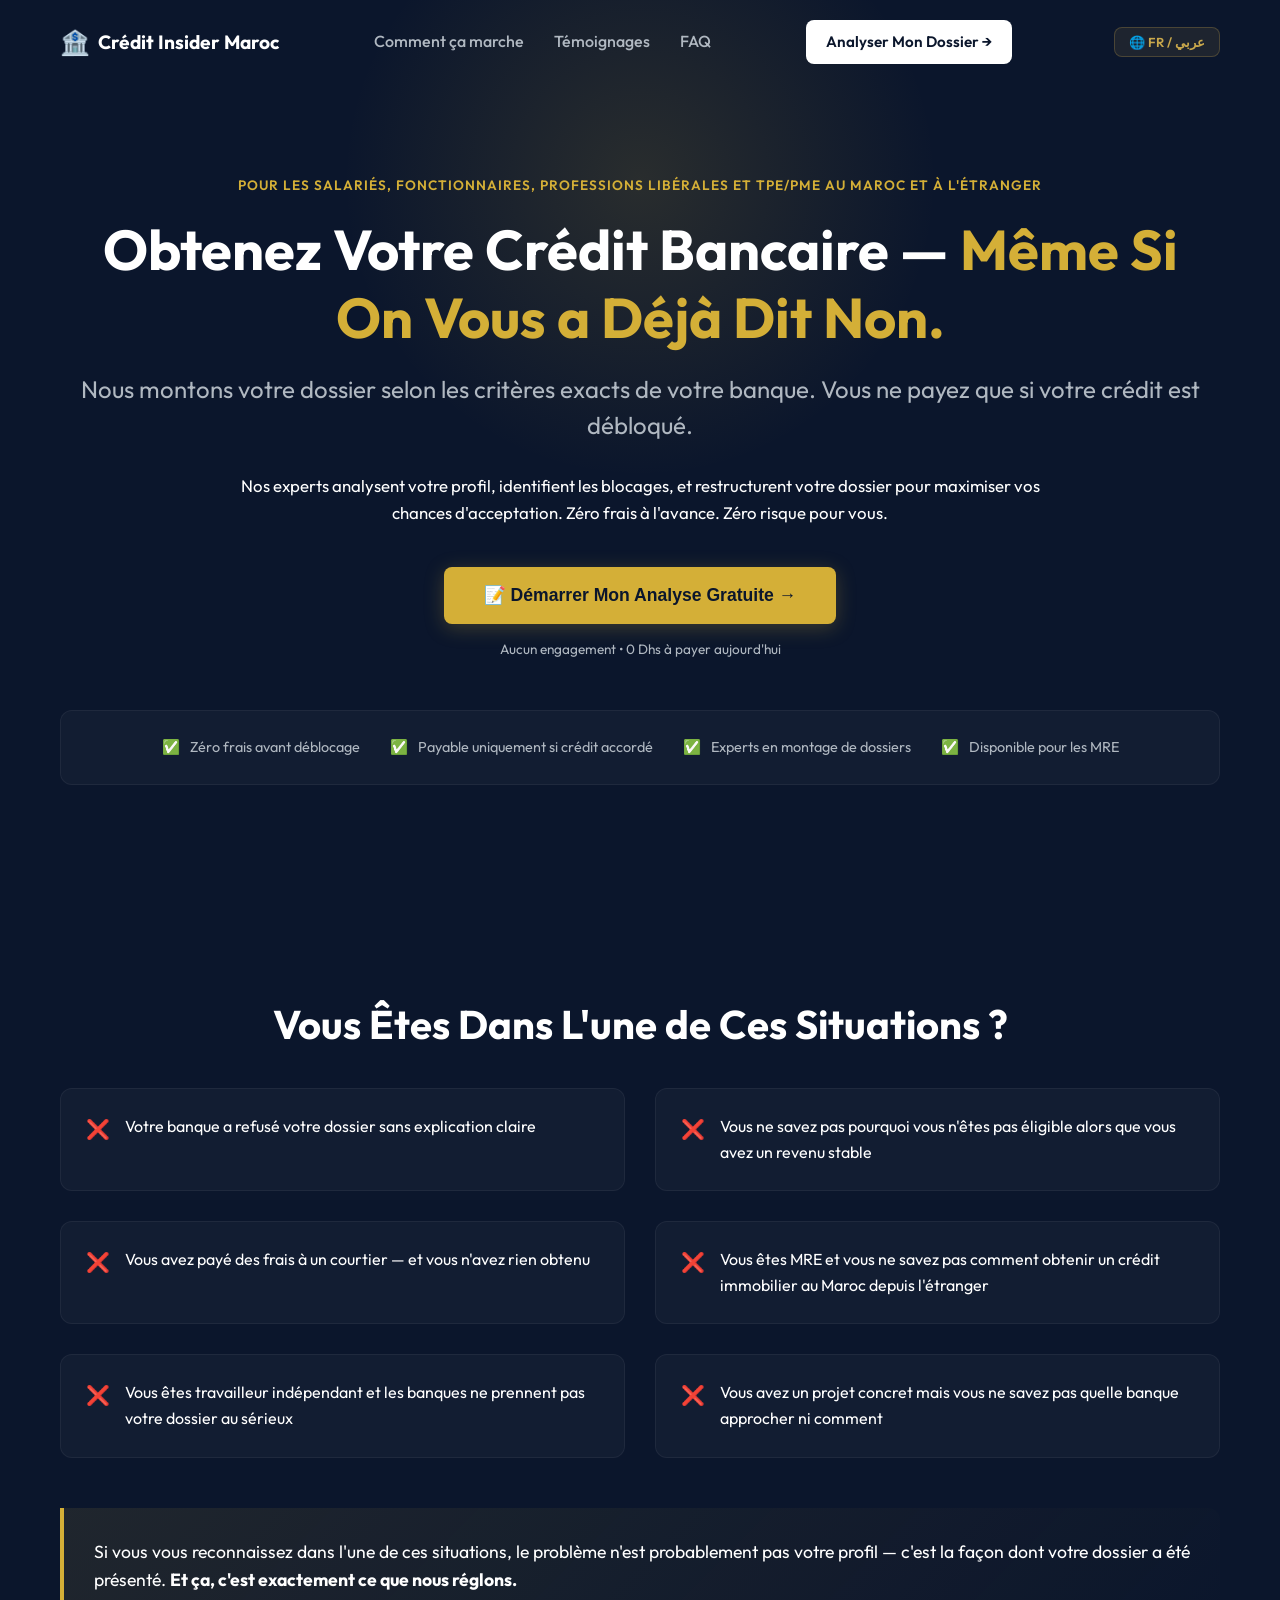
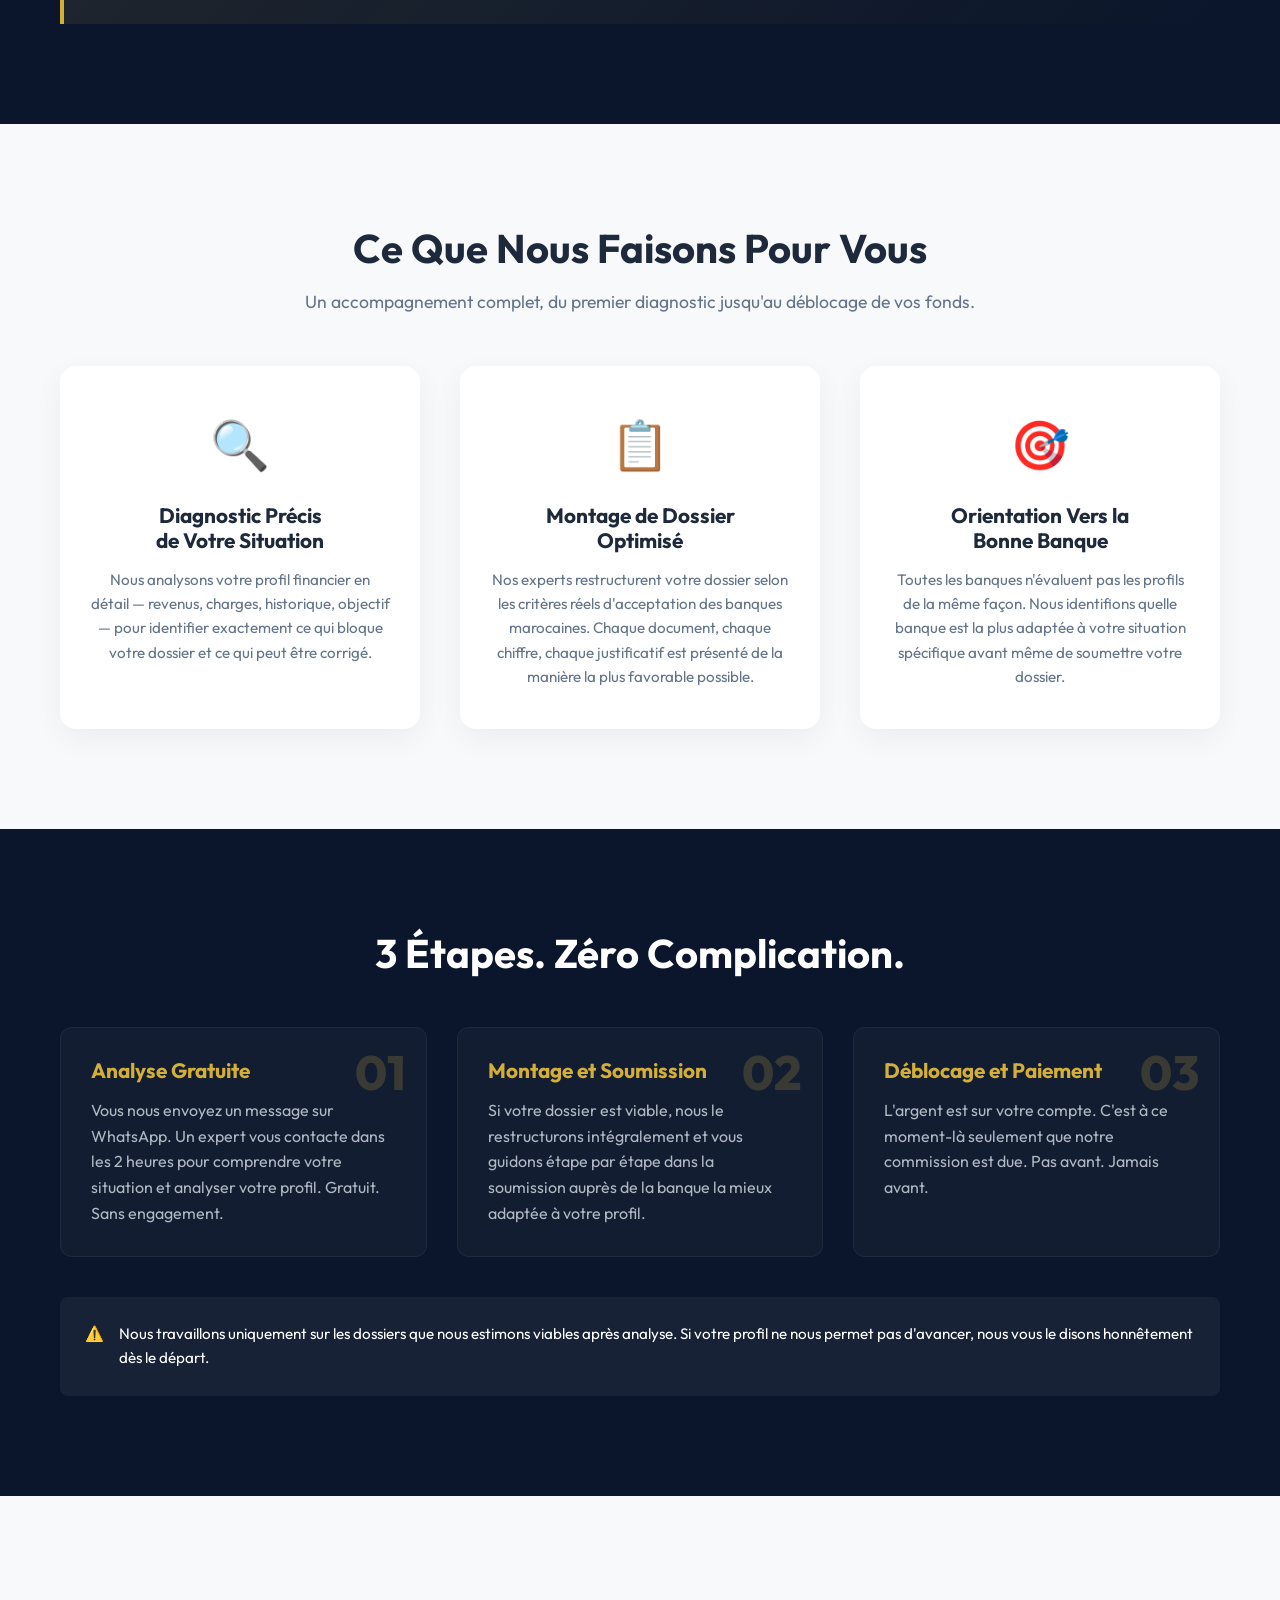
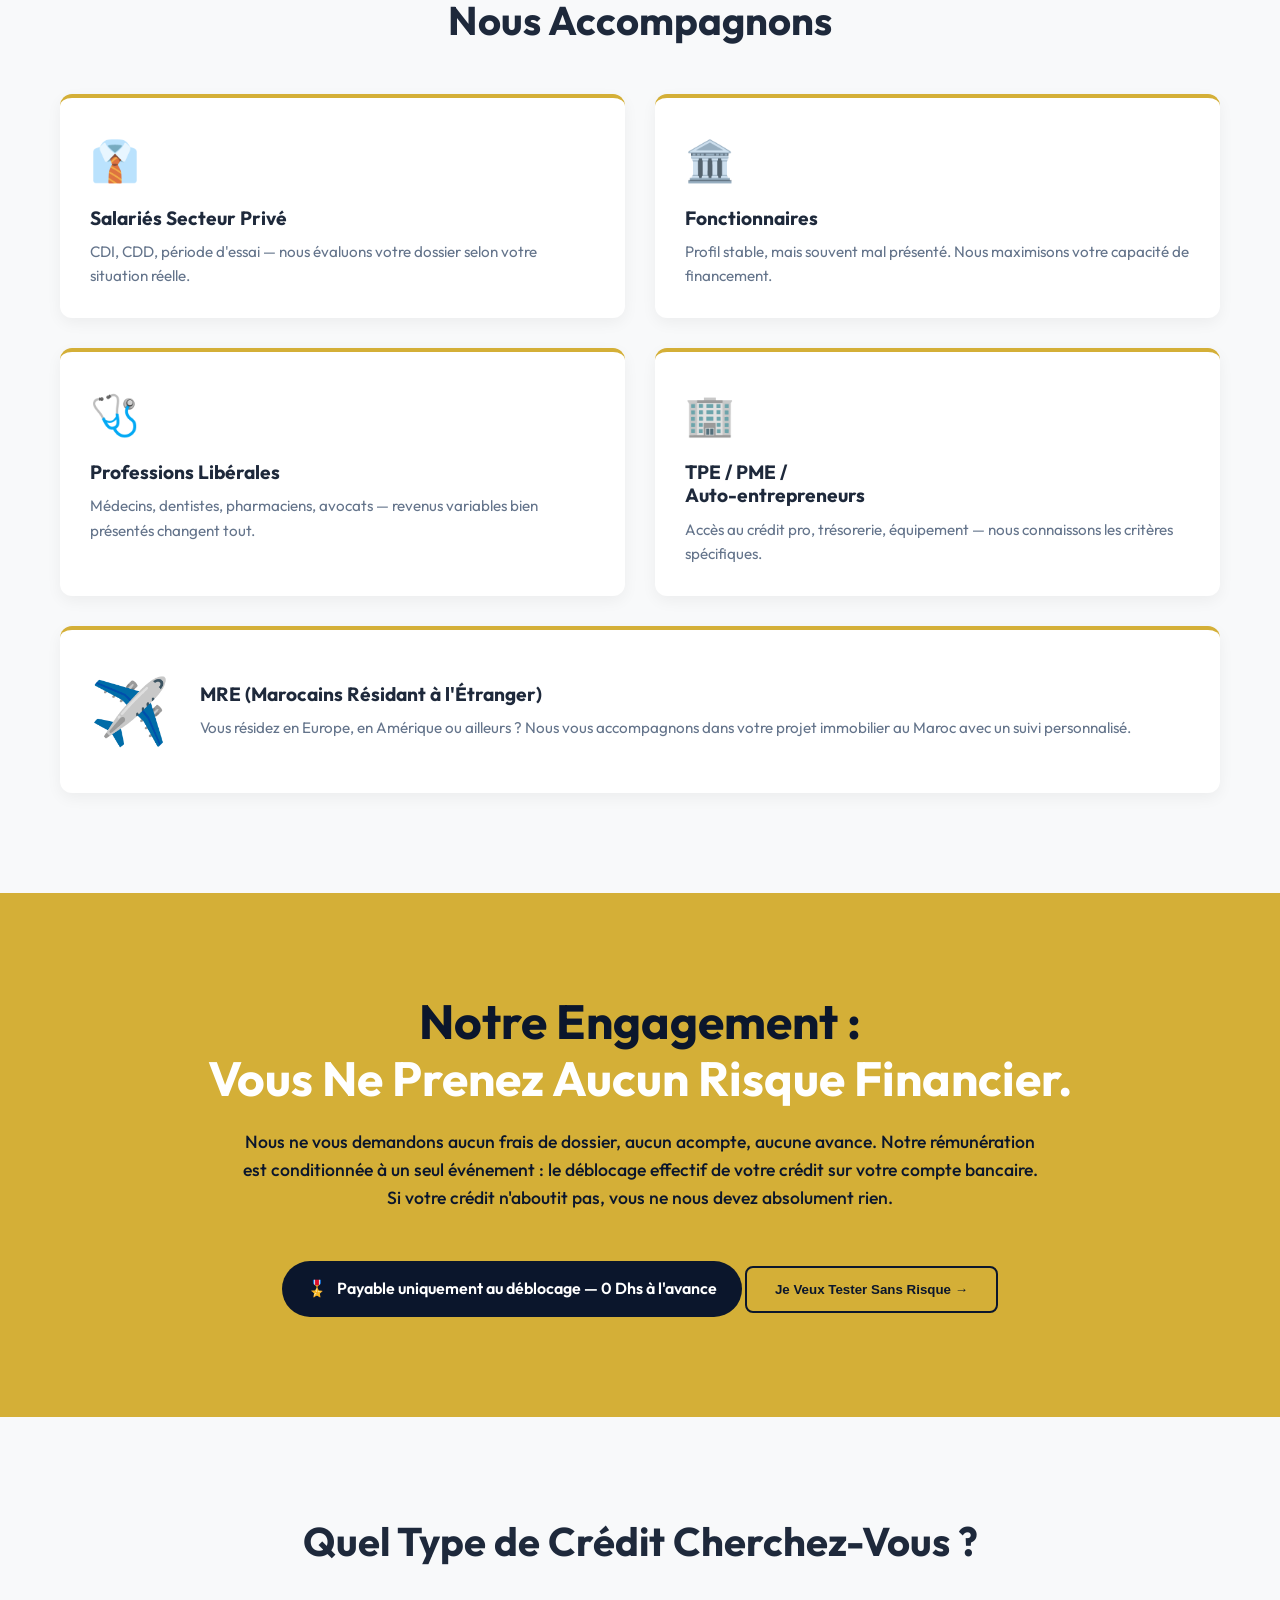
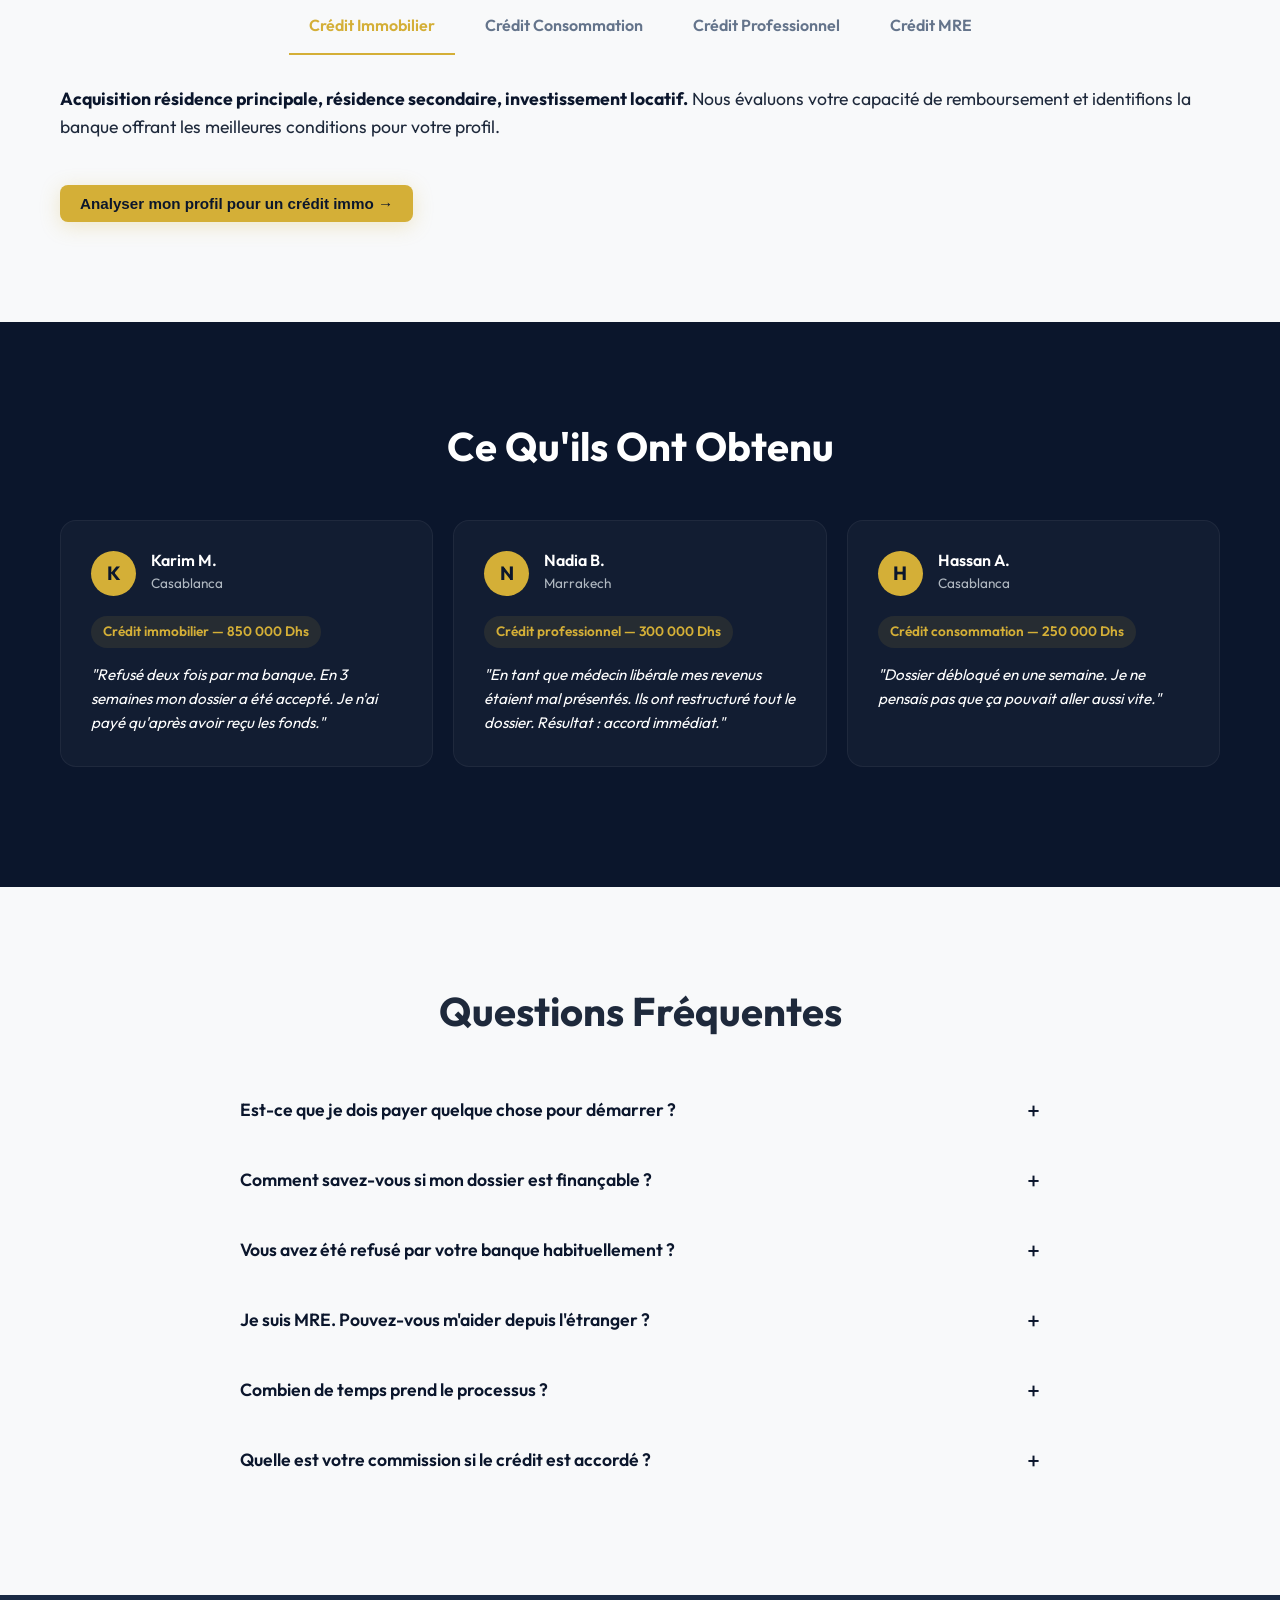
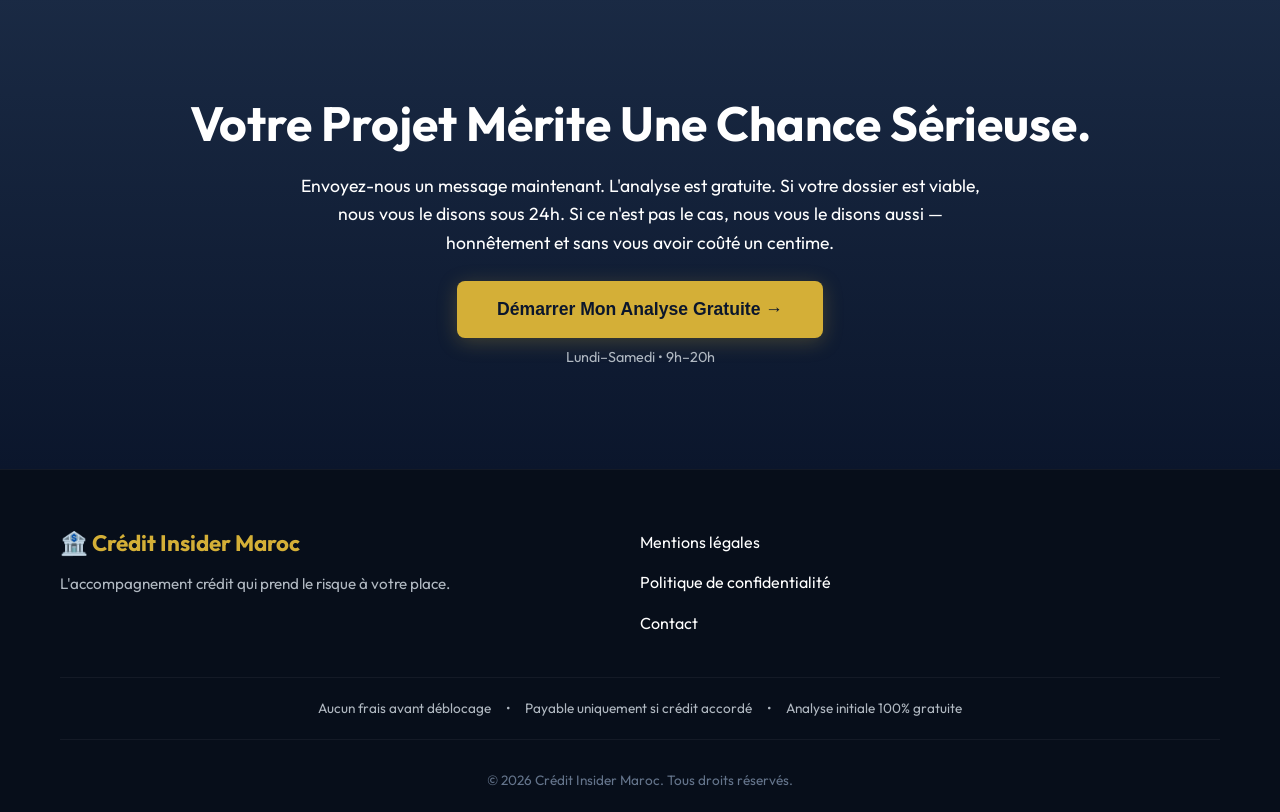
<file: index.html>
<!DOCTYPE html>
<html lang="fr" dir="ltr">

<head>
  <meta charset="UTF-8">
  <meta name="viewport" content="width=device-width, initial-scale=1.0">
  <title>Crédit Insider Maroc | Votre Crédit Bancaire Sans Frais</title>
  <meta name="description"
    content="Obtenez votre crédit bancaire même si on vous a déjà dit non. Zéro frais à l'avance.">
  <link rel="preconnect" href="https://fonts.googleapis.com">
  <link rel="preconnect" href="https://fonts.gstatic.com" crossorigin>
  <link href="https://fonts.googleapis.com/css2?family=Outfit:wght@300;400;500;600;700;800&display=swap"
    rel="stylesheet">
  <link rel="stylesheet" href="style.css">
  <!-- Meta Pixel Code -->
  <script>
  !function(f,b,e,v,n,t,s)
  {if(f.fbq)return;n=f.fbq=function(){n.callMethod?
  n.callMethod.apply(n,arguments):n.queue.push(arguments)};
  if(!f._fbq)f._fbq=n;n.push=n;n.loaded=!0;n.version='2.0';
  n.queue=[];t=b.createElement(e);t.async=!0;
  t.src=v;s=b.getElementsByTagName(e)[0];
  s.parentNode.insertBefore(t,s)}(window, document,'script',
  'https://connect.facebook.net/en_US/fbevents.js');
  fbq('init', '1224836586466703');
  fbq('track', 'PageView');
  </script>
  <noscript><img height="1" width="1" style="display:none"
  src="https://www.facebook.com/tr?id=1224836586466703&ev=PageView&noscript=1"
  /></noscript>
  <!-- End Meta Pixel Code -->
  <style>
    /* Language Modal */
    .lang-modal-overlay {
      position: fixed;
      inset: 0;
      background: rgba(0, 0, 0, .7);
      backdrop-filter: blur(6px);
      z-index: 9999;
      display: none;
      align-items: center;
      justify-content: center;
      padding: 16px
    }

    .lang-modal-overlay.active {
      display: flex
    }

    .lang-modal {
      background: #12121a;
      border: 1px solid #1e1e2e;
      border-radius: 20px;
      padding: 48px 40px;
      max-width: 420px;
      width: 100%;
      text-align: center;
      position: relative
    }

    .lang-modal-close {
      position: absolute;
      top: 16px;
      right: 20px;
      background: none;
      border: none;
      color: #9ca3af;
      font-size: 24px;
      cursor: pointer;
      line-height: 1;
      transition: color .2s
    }

    .lang-modal-close:hover {
      color: #fff
    }

    .lang-modal h3 {
      font-size: 20px;
      font-weight: 700;
      color: #fff;
      margin-bottom: 8px
    }

    .lang-modal p {
      font-size: 14px;
      color: #9ca3af;
      margin-bottom: 32px
    }

    .lang-buttons {
      display: flex;
      gap: 16px
    }

    .lang-btn {
      flex: 1;
      padding: 20px 16px;
      border-radius: 14px;
      border: 1px solid #1e1e2e;
      background: #0a0a0f;
      cursor: pointer;
      transition: all .2s;
      text-decoration: none;
      display: flex;
      flex-direction: column;
      align-items: center;
      gap: 8px
    }

    .lang-btn:hover {
      border-color: #c9a84c;
      background: rgba(201, 168, 76, .06);
      transform: translateY(-2px)
    }

    .lang-btn .lang-flag {
      font-size: 36px
    }

    .lang-btn .lang-name {
      font-size: 15px;
      font-weight: 600;
      color: #fff
    }

    .lang-btn .lang-sub {
      font-size: 12px;
      color: #9ca3af
    }

    /* Navbar lang toggle */
    .nav-lang-btn {
      display: flex;
      align-items: center;
      gap: 6px;
      background: rgba(201, 168, 76, .1);
      border: 1px solid rgba(201, 168, 76, .25);
      color: #c9a84c;
      font-size: 13px;
      font-weight: 600;
      padding: 6px 14px;
      border-radius: 8px;
      cursor: pointer;
      font-family: 'Outfit', sans-serif;
      transition: all .2s;
      margin-left: 8px
    }

    .nav-lang-btn:hover {
      background: rgba(201, 168, 76, .2);
      border-color: #c9a84c
    }
  </style>
</head>

<body>
  <!-- 1. Navbar -->
  <header class="navbar" id="navbar">
    <div class="container nav-container">
      <div class="logo">
        <span class="logo-icon">🏦</span>
        <span class="logo-text">Crédit Insider Maroc</span>
      </div>
      <nav class="nav-links" id="nav-links">
        <a href="#comment-ca-marche">Comment ça marche</a>
        <a href="#temoignages">Témoignages</a>
        <a href="#faq">FAQ</a>
      </nav>
      <a href="#" class="btn btn-primary btn-sm cta-sticky cta-lang">Analyser Mon Dossier &rarr;</a>
      <button class="nav-lang-btn cta-lang" type="button">🌐 FR / عربي</button>
      <button class="mobile-menu-btn" id="mobile-menu-btn" aria-label="Menu">
        <span></span><span></span><span></span>
      </button>
    </div>
  </header>

  <!-- 2. Hero -->
  <section class="hero" id="hero">
    <div class="container hero-container">
      <p class="pre-headline reveal">Pour les salariés, fonctionnaires, professions libérales et TPE/PME au Maroc et à
        l'étranger</p>
      <h1 class="headline-primary reveal" style="transition-delay: 0.1s">Obtenez Votre Crédit Bancaire — <span
          class="text-gold">Même Si On Vous a Déjà Dit Non.</span></h1>
      <h2 class="headline-secondary reveal" style="transition-delay: 0.2s">Nous montons votre dossier selon les critères
        exacts de votre banque. Vous ne payez que si votre crédit est débloqué.</h2>
      <p class="sub-copy reveal" style="transition-delay: 0.3s">Nos experts analysent votre profil, identifient les
        blocages, et restructurent votre dossier pour maximiser vos chances d'acceptation. Zéro frais à l'avance. Zéro
        risque pour vous.</p>

      <div class="hero-cta-wrapper reveal" style="transition-delay: 0.4s">
        <button class="btn btn-large btn-gold cta-lang">
          📝 Démarrer Mon Analyse Gratuite &rarr;
        </button>
        <p class="cta-subtext">Aucun engagement &bull; 0 Dhs à payer aujourd'hui</p>
      </div>

      <div class="trust-bar reveal" style="transition-delay: 0.5s">
        <div class="trust-item"><span class="check">✅</span> Zéro frais avant déblocage</div>
        <div class="trust-item"><span class="check">✅</span> Payable uniquement si crédit accordé</div>
        <div class="trust-item"><span class="check">✅</span> Experts en montage de dossiers</div>
        <div class="trust-item"><span class="check">✅</span> Disponible pour les MRE</div>
      </div>
    </div>
    <div class="hero-bg-glow"></div>
  </section>

  <!-- 3. Pain Recognition -->
  <section class="pain-recognition section-pad" id="situations">
    <div class="container">
      <h2 class="section-title text-center reveal">Vous Êtes Dans L'une de Ces Situations ?</h2>
      <div class="pain-grid">
        <div class="pain-card reveal">
          <span class="icon-error">❌</span>
          <p>Votre banque a refusé votre dossier sans explication claire</p>
        </div>
        <div class="pain-card reveal" style="transition-delay: 0.1s">
          <span class="icon-error">❌</span>
          <p>Vous ne savez pas pourquoi vous n'êtes pas éligible alors que vous avez un revenu stable</p>
        </div>
        <div class="pain-card reveal" style="transition-delay: 0.2s">
          <span class="icon-error">❌</span>
          <p>Vous avez payé des frais à un courtier — et vous n'avez rien obtenu</p>
        </div>
        <div class="pain-card reveal" style="transition-delay: 0.3s">
          <span class="icon-error">❌</span>
          <p>Vous êtes MRE et vous ne savez pas comment obtenir un crédit immobilier au Maroc depuis l'étranger</p>
        </div>
        <div class="pain-card reveal" style="transition-delay: 0.4s">
          <span class="icon-error">❌</span>
          <p>Vous êtes travailleur indépendant et les banques ne prennent pas votre dossier au sérieux</p>
        </div>
        <div class="pain-card reveal" style="transition-delay: 0.5s">
          <span class="icon-error">❌</span>
          <p>Vous avez un projet concret mais vous ne savez pas quelle banque approcher ni comment</p>
        </div>
      </div>

      <div class="bridge-statement reveal">
        <p>Si vous vous reconnaissez dans l'une de ces situations, le problème n'est probablement pas votre profil —
          c'est la façon dont votre dossier a été présenté. <strong>Et ça, c'est exactement ce que nous
            réglons.</strong></p>
      </div>
    </div>
  </section>

  <!-- 4. Solution -->
  <section class="solution section-pad bg-light">
    <div class="container">
      <div class="text-center reveal">
        <h2 class="section-title text-dark">Ce Que Nous Faisons Pour Vous</h2>
        <p class="section-subtitle">Un accompagnement complet, du premier diagnostic jusqu'au déblocage de vos fonds.
        </p>
      </div>

      <div class="features-flex">
        <div class="feature-block reveal">
          <div class="feature-icon">🔍</div>
          <h3 class="text-dark">Diagnostic Précis<br>de Votre Situation</h3>
          <p>Nous analysons votre profil financier en détail — revenus, charges, historique, objectif — pour identifier
            exactement ce qui bloque votre dossier et ce qui peut être corrigé.</p>
        </div>
        <div class="feature-block reveal" style="transition-delay: 0.2s">
          <div class="feature-icon">📋</div>
          <h3 class="text-dark">Montage de Dossier<br>Optimisé</h3>
          <p>Nos experts restructurent votre dossier selon les critères réels d'acceptation des banques marocaines.
            Chaque document, chaque chiffre, chaque justificatif est présenté de la manière la plus favorable possible.
          </p>
        </div>
        <div class="feature-block reveal" style="transition-delay: 0.4s">
          <div class="feature-icon">🎯</div>
          <h3 class="text-dark">Orientation Vers la<br>Bonne Banque</h3>
          <p>Toutes les banques n'évaluent pas les profils de la même façon. Nous identifions quelle banque est la plus
            adaptée à votre situation spécifique avant même de soumettre votre dossier.</p>
        </div>
      </div>
    </div>
  </section>

  <!-- 5. How It Works -->
  <section class="how-it-works section-pad" id="comment-ca-marche">
    <div class="container">
      <h2 class="section-title text-center reveal">3 Étapes. Zéro Complication.</h2>

      <div class="steps-wrapper">
        <div class="step-line hidden-mobile reveal"></div>
        <div class="step-item reveal">
          <div class="step-number">01</div>
          <h3>Analyse Gratuite</h3>
          <p>Vous nous envoyez un message sur WhatsApp. Un expert vous contacte dans les 2 heures pour comprendre votre
            situation et analyser votre profil. Gratuit. Sans engagement.</p>
        </div>
        <div class="step-item reveal" style="transition-delay: 0.2s">
          <div class="step-number">02</div>
          <h3>Montage et Soumission</h3>
          <p>Si votre dossier est viable, nous le restructurons intégralement et vous guidons étape par étape dans la
            soumission auprès de la banque la mieux adaptée à votre profil.</p>
        </div>
        <div class="step-item reveal" style="transition-delay: 0.4s">
          <div class="step-number">03</div>
          <h3>Déblocage et Paiement</h3>
          <p>L'argent est sur votre compte. C'est à ce moment-là seulement que notre commission est due. Pas avant.
            Jamais avant.</p>
        </div>
      </div>

      <div class="warning-note reveal">
        <span class="warning-icon">⚠️</span>
        <p>Nous travaillons uniquement sur les dossiers que nous estimons viables après analyse. Si votre profil ne nous
          permet pas d'avancer, nous vous le disons honnêtement dès le départ.</p>
      </div>
    </div>
  </section>

  <!-- 6. Who It's For -->
  <section class="who-its-for section-pad bg-light">
    <div class="container">
      <h2 class="section-title text-dark text-center reveal">Nous Accompagnons</h2>

      <div class="profiles-grid">
        <div class="profile-card reveal">
          <div class="profile-icon">👔</div>
          <h3 class="text-dark">Salariés Secteur Privé</h3>
          <p>CDI, CDD, période d'essai — nous évaluons votre dossier selon votre situation réelle.</p>
        </div>
        <div class="profile-card reveal" style="transition-delay: 0.1s">
          <div class="profile-icon">🏛️</div>
          <h3 class="text-dark">Fonctionnaires</h3>
          <p>Profil stable, mais souvent mal présenté. Nous maximisons votre capacité de financement.</p>
        </div>
        <div class="profile-card reveal" style="transition-delay: 0.2s">
          <div class="profile-icon">🩺</div>
          <h3 class="text-dark">Professions Libérales</h3>
          <p>Médecins, dentistes, pharmaciens, avocats — revenus variables bien présentés changent tout.</p>
        </div>
        <div class="profile-card reveal" style="transition-delay: 0.3s">
          <div class="profile-icon">🏢</div>
          <h3 class="text-dark">TPE / PME / <br>Auto-entrepreneurs</h3>
          <p>Accès au crédit pro, trésorerie, équipement — nous connaissons les critères spécifiques.</p>
        </div>
        <div class="profile-card profile-full reveal" style="transition-delay: 0.4s">
          <div class="profile-icon">✈️</div>
          <div>
            <h3 class="text-dark">MRE (Marocains Résidant à l'Étranger)</h3>
            <p>Vous résidez en Europe, en Amérique ou ailleurs ? Nous vous accompagnons dans votre projet immobilier au Maroc avec un suivi personnalisé.</p>
          </div>
        </div>
      </div>
    </div>
  </section>

  <!-- 7. Guarantee -->
  <section class="guarantee section-pad">
    <div class="container text-center reveal">
      <h2 class="headline-guarantee">Notre Engagement :<br><span class="text-gold">Vous Ne Prenez Aucun Risque
          Financier.</span></h2>
      <p class="guarantee-text">Nous ne vous demandons aucun frais de dossier, aucun acompte, aucune avance. Notre
        rémunération est conditionnée à un seul événement : le déblocage effectif de votre crédit sur votre compte
        bancaire. Si votre crédit n'aboutit pas, vous ne nous devez absolument rien.</p>

      <div class="guarantee-badge">
        <span class="badge-icon">🎖️</span>
        <span>Payable uniquement au déblocage — 0 Dhs à l'avance</span>
      </div>

      <button class="btn btn-secondary mt-4 cta-lang">Je Veux Tester Sans Risque &rarr;</button>
    </div>
  </section>

  <!-- 8. Credit Types -->
  <section class="credit-types section-pad bg-light">
    <div class="container">
      <h2 class="section-title text-dark text-center reveal">Quel Type de Crédit Cherchez-Vous ?</h2>

      <div class="tabs-container reveal">
        <div class="tabs-header">
          <button class="tab-btn active" data-tab="immo">Crédit Immobilier</button>
          <button class="tab-btn" data-tab="conso">Crédit Consommation</button>
          <button class="tab-btn" data-tab="pro">Crédit Professionnel</button>
          <button class="tab-btn" data-tab="mre">Crédit MRE</button>
        </div>
        <div class="tabs-body">
          <div class="tab-content active" id="tab-immo">
            <p><strong>Acquisition résidence principale, résidence secondaire, investissement locatif.</strong> Nous
              évaluons votre capacité de remboursement et identifions la banque offrant les meilleures conditions pour
              votre profil.</p>
            <button class="btn btn-sm btn-gold mt-4 cta-lang">Analyser mon profil pour un
              crédit immo &rarr;</button>
          </div>
          <div class="tab-content" id="tab-conso">
            <p><strong>Véhicule, travaux, personnel.</strong> Montants de 20 000 à 500 000 Dhs. Nous optimisons votre
              dossier pour obtenir le meilleur taux et le montant maximal selon votre situation.</p>
            <button class="btn btn-sm btn-gold mt-4 cta-lang">Analyser mon profil pour un
              crédit conso &rarr;</button>
          </div>
          <div class="tab-content" id="tab-pro">
            <p><strong>Équipement, trésorerie, investissement, fonds de commerce.</strong> TPE, PME, auto-entrepreneurs.
              Nous connaissons les critères spécifiques aux profils professionnels.</p>
            <button class="btn btn-sm btn-gold mt-4 cta-lang">Analyser mon profil pour un
              crédit pro &rarr;</button>
          </div>
          <div class="tab-content" id="tab-mre">
            <p><strong>Immobilier au Maroc depuis l'étranger.</strong> Nous préparons et optimisons votre dossier pour maximiser vos chances d'obtenir votre financement immobilier au Maroc.</p>
            <button class="btn btn-sm btn-gold mt-4 cta-lang">Analyser
              mon profil MRE &rarr;</button>
          </div>
        </div>
      </div>
    </div>
  </section>

  <!-- 9. Testimonials -->
  <section class="testimonials section-pad" id="temoignages">
    <div class="container">
      <h2 class="section-title text-center reveal">Ce Qu'ils Ont Obtenu</h2>

      <div class="testimonials-grid">
        <div class="testimonial-card reveal">
          <div class="t-header">
            <div class="t-avatar">K</div>
            <div class="t-info">
              <h4>Karim M.</h4>
              <span class="t-city">Casablanca</span>
            </div>
          </div>
          <div class="t-credit">Crédit immobilier — 850 000 Dhs</div>
          <p class="t-quote">"Refusé deux fois par ma banque. En 3 semaines mon dossier a été accepté. Je n'ai payé
            qu'après avoir reçu les fonds."</p>
        </div>
        <div class="testimonial-card reveal" style="transition-delay: 0.2s">
          <div class="t-header">
            <div class="t-avatar">N</div>
            <div class="t-info">
              <h4>Nadia B.</h4>
              <span class="t-city">Marrakech</span>
            </div>
          </div>
          <div class="t-credit">Crédit professionnel — 300 000 Dhs</div>
          <p class="t-quote">"En tant que médecin libérale mes revenus étaient mal présentés. Ils ont restructuré tout
            le dossier. Résultat : accord immédiat."</p>
        </div>
        <div class="testimonial-card reveal" style="transition-delay: 0.4s">
          <div class="t-header">
            <div class="t-avatar">H</div>
            <div class="t-info">
              <h4>Hassan A.</h4>
              <span class="t-city">Casablanca</span>
            </div>
          </div>
          <div class="t-credit">Crédit consommation — 250 000 Dhs</div>
          <p class="t-quote">"Dossier débloqué en une semaine. Je ne pensais pas que ça pouvait aller aussi vite."</p>
        </div>
      </div>
    </div>
  </section>

  <!-- 10. FAQ -->
  <section class="faq-section section-pad bg-light" id="faq">
    <div class="container">
      <h2 class="section-title text-dark text-center reveal">Questions Fréquentes</h2>

      <div class="accordion reveal">
        <div class="accordion-item">
          <button class="accordion-header">
            <span class="accordion-title">Est-ce que je dois payer quelque chose pour démarrer ?</span>
            <span class="icon-plus">+</span>
          </button>
          <div class="accordion-content">
            <p>Non. L'analyse initiale de votre dossier est 100% gratuite. Aucun frais ne vous sera demandé avant le
              déblocage effectif de votre crédit sur votre compte bancaire.</p>
          </div>
        </div>
        <div class="accordion-item">
          <button class="accordion-header">
            <span class="accordion-title">Comment savez-vous si mon dossier est finançable ?</span>
            <span class="icon-plus">+</span>
          </button>
          <div class="accordion-content">
            <p>Après votre premier contact, un de nos experts analyse votre profil en détail — revenus, charges, projet,
              historique. Nous vous donnons une évaluation honnête sous 24 à 48 heures. Si nous estimons que votre
              dossier n'est pas viable, nous vous le disons clairement pour ne pas vous faire perdre de temps.</p>
          </div>
        </div>
        <div class="accordion-item">
          <button class="accordion-header">
            <span class="accordion-title">Vous avez été refusé par votre banque habituellement ?</span>
            <span class="icon-plus">+</span>
          </button>
          <div class="accordion-content">
            <p>Un refus ne signifie pas une inéligibilité définitive. Dans la majorité des cas, c'est la façon dont le
              dossier a été construit et présenté qui pose problème. Nous travaillons à corriger exactement ces points
              avant toute nouvelle soumission.</p>
          </div>
        </div>
        <div class="accordion-item">
          <button class="accordion-header">
            <span class="accordion-title">Je suis MRE. Pouvez-vous m'aider depuis l'étranger ?</span>
            <span class="icon-plus">+</span>
          </button>
          <div class="accordion-content">
            <p>Oui. Tout notre accompagnement peut se faire à distance via WhatsApp et email. Vous n'avez pas besoin
              d'être physiquement au Maroc pour démarrer le processus.</p>
          </div>
        </div>
        <div class="accordion-item">
          <button class="accordion-header">
            <span class="accordion-title">Combien de temps prend le processus ?</span>
            <span class="icon-plus">+</span>
          </button>
          <div class="accordion-content">
            <p>Cela dépend du type de crédit et de la banque. En moyenne, de la première analyse au déblocage, comptez
              entre 3 et 6 semaines pour un dossier solide.</p>
          </div>
        </div>
        <div class="accordion-item">
          <button class="accordion-header">
            <span class="accordion-title">Quelle est votre commission si le crédit est accordé ?</span>
            <span class="icon-plus">+</span>
          </button>
          <div class="accordion-content">
            <p>Nous discutons de la structure de rémunération lors de l'analyse initiale, en fonction du type et du
              montant du crédit. Tout est transparent et validé avec vous avant toute démarche.</p>
          </div>
        </div>
      </div>
    </div>
  </section>

  <!-- 11. Final CTA -->
  <section class="final-cta section-pad" id="analyse">
    <div class="container text-center reveal">
      <h2 class="final-headline">Votre Projet Mérite Une Chance Sérieuse.</h2>
      <p class="final-copy">Envoyez-nous un message maintenant. L'analyse est gratuite. Si votre dossier est viable,
        nous vous le disons sous 24h. Si ce n'est pas le cas, nous vous le disons aussi — honnêtement et sans vous avoir
        coûté un centime.</p>

      <button class="btn btn-large btn-gold mt-4 cta-lang">Démarrer Mon Analyse Gratuite
        &rarr;</button>
      <p class="final-subtext mt-2">Lundi–Samedi • 9h–20h</p>
    </div>
  </section>

  <!-- 12. Footer -->
  <footer class="footer">
    <div class="container">
      <div class="footer-content">
        <div class="footer-brand">
          <h3>🏦 Crédit Insider Maroc</h3>
          <p class="tagline">L'accompagnement crédit qui prend le risque à votre place.</p>
        </div>
        <div class="footer-links">
          <a href="#">Mentions légales</a>
          <a href="#">Politique de confidentialité</a>
          <a href="#" class="cta-lang">Contact</a>
        </div>

      </div>

      <div class="footer-strip">
        <div class="strip-item">Aucun frais avant déblocage</div>
        <div class="strip-dot">•</div>
        <div class="strip-item">Payable uniquement si crédit accordé</div>
        <div class="strip-dot">•</div>
        <div class="strip-item">Analyse initiale 100% gratuite</div>
      </div>

      <div class="copyright">
        &copy; <span id="year"></span> Crédit Insider Maroc. Tous droits réservés.
      </div>
    </div>
  </footer>



  <!-- Language Selector Modal -->
  <div class="lang-modal-overlay" id="langModal">
    <div class="lang-modal">
      <button class="lang-modal-close" id="langModalClose">&times;</button>
      <h3>Choisissez votre langue</h3>
      <p>اختار اللغة ديالك</p>
      <div class="lang-buttons">
        <a href="/fr" class="lang-btn" onclick="if(typeof fbq==='function') fbq('track', 'Lead', {language: 'fr'});">
          <span class="lang-flag">🇫🇷</span>
          <span class="lang-name">Français</span>
          <span class="lang-sub">Continuer en français</span>
        </a>
        <a href="/ar" class="lang-btn" onclick="if(typeof fbq==='function') fbq('track', 'Lead', {language: 'ar'});">
          <span class="lang-flag">🇲🇦</span>
          <span class="lang-name">العربية</span>
          <span class="lang-sub">كمّل بالعربية</span>
        </a>
      </div>
    </div>
  </div>

  <script src="script.js"></script>
  <script>
    (function () {
      const modal = document.getElementById('langModal');
      const closeBtn = document.getElementById('langModalClose');
      // All CTA buttons/links open the language modal
      document.querySelectorAll('.cta-lang').forEach(el => {
        el.addEventListener('click', function (e) {
          e.preventDefault();
          e.stopPropagation();
          modal.classList.add('active');
          // Meta Pixel: track CTA click
          if(typeof fbq==='function') fbq('track', 'Contact');
        });
      });
      // Close modal
      closeBtn.addEventListener('click', () => modal.classList.remove('active'));
      modal.addEventListener('click', function (e) {
        if (e.target === modal) modal.classList.remove('active');
      });
      document.addEventListener('keydown', function (e) {
        if (e.key === 'Escape') modal.classList.remove('active');
      });
    })();
  </script>
</body>

</html>
</file>
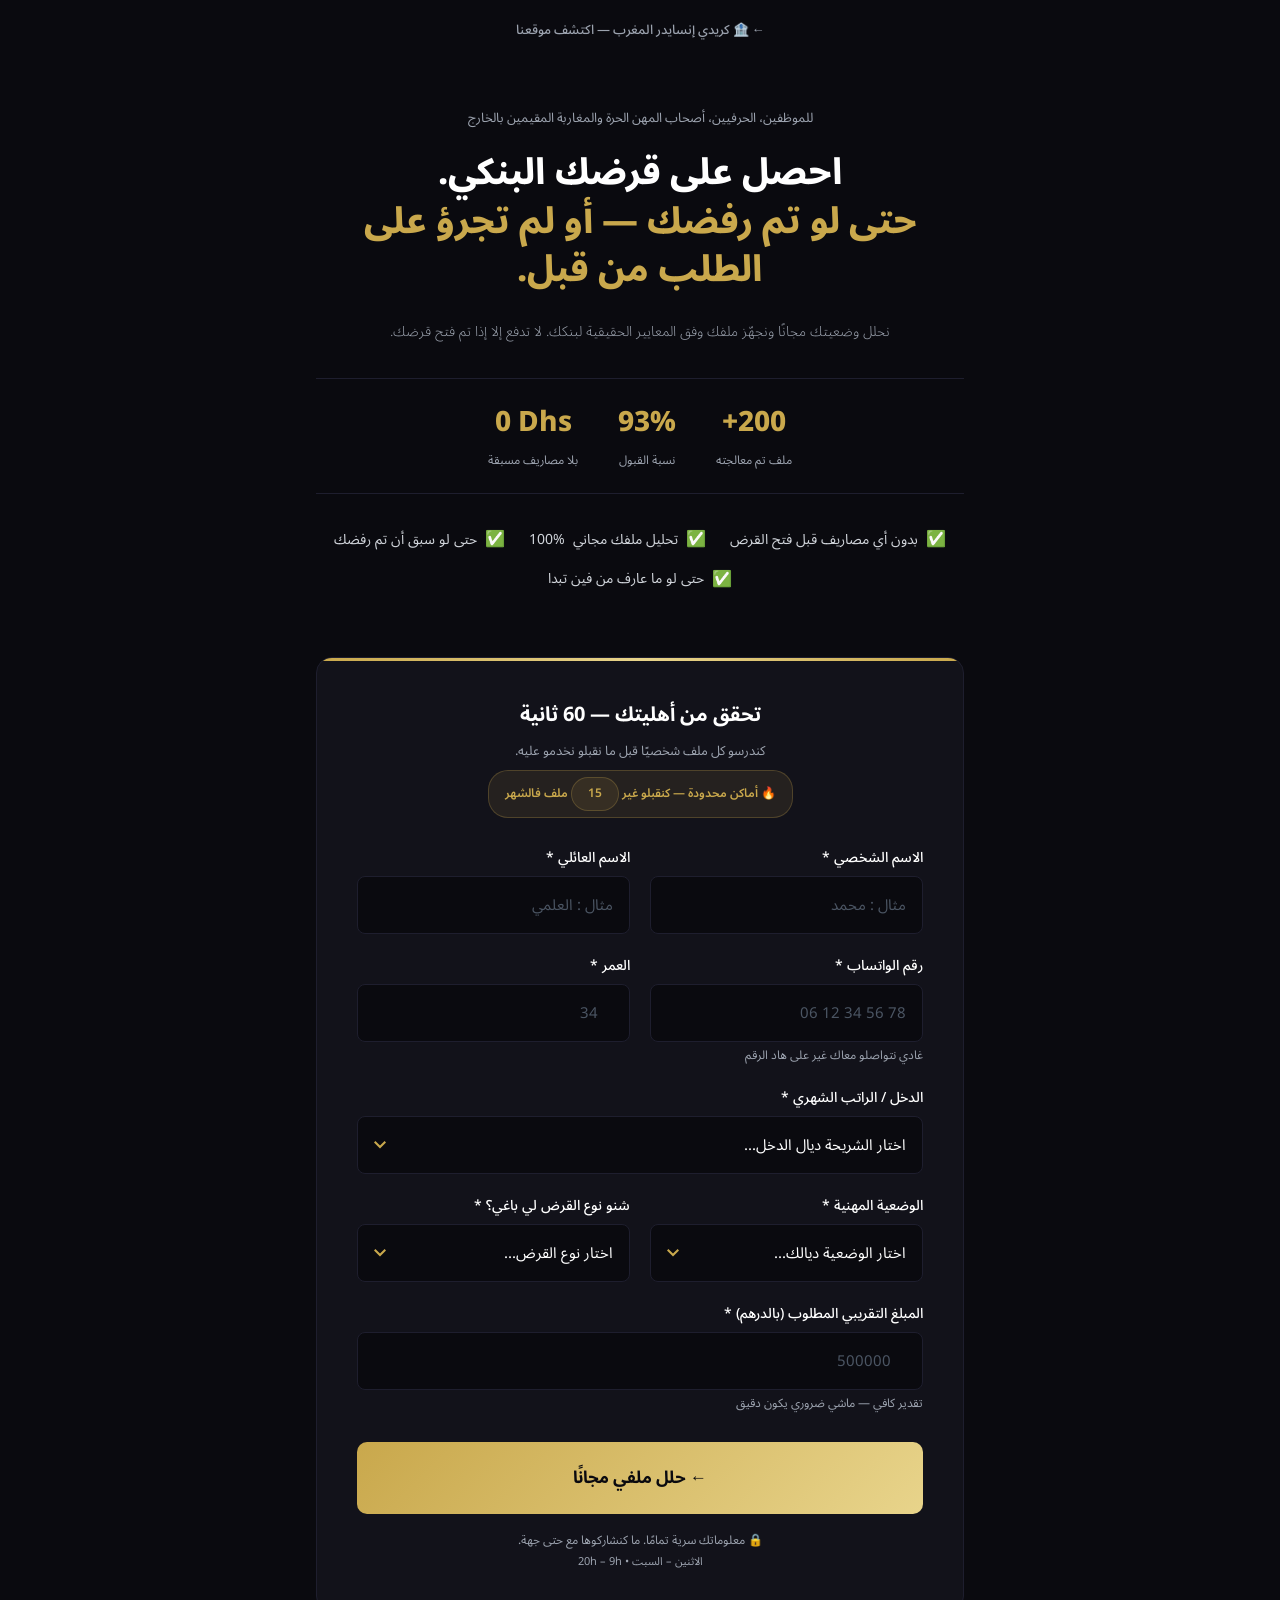
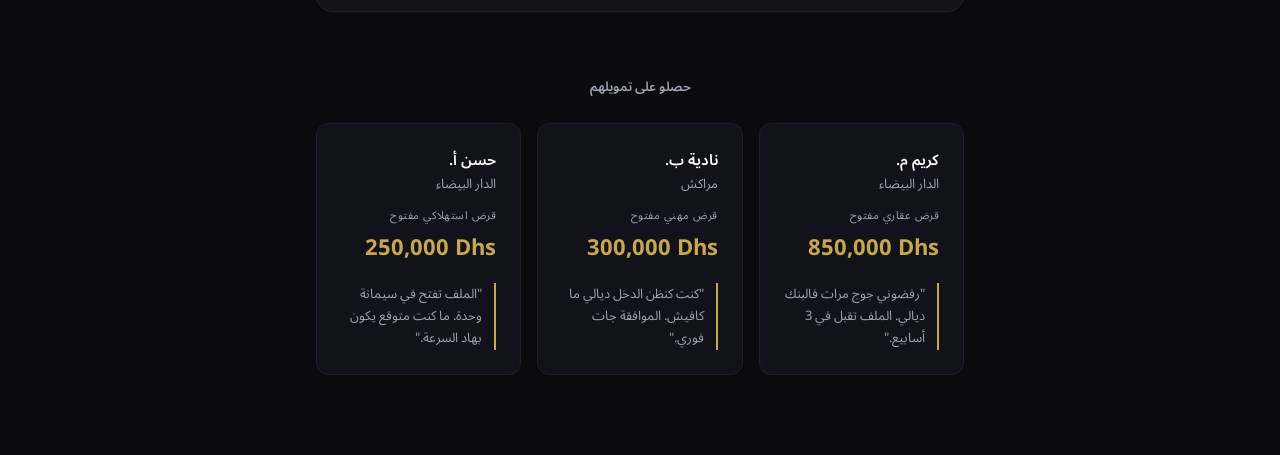
<file: ar/index.html>
<!DOCTYPE html>
<html lang="ar" dir="rtl">

<head>
    <meta charset="UTF-8">
    <meta name="viewport" content="width=device-width, initial-scale=1.0">
    <title>تحقق من أهليتك | كريدي إنسايدر المغرب</title>
    <meta name="description"
        content="احصل على قرضك البنكي حتى بعد الرفض. تحليل مجاني، بدون مصاريف قبل فتح القرض. تحقق من أهليتك في 60 ثانية.">
    <link rel="preconnect" href="https://fonts.googleapis.com">
    <link rel="preconnect" href="https://fonts.gstatic.com" crossorigin>
    <link href="https://fonts.googleapis.com/css2?family=Noto+Sans+Arabic:wght@300;400;500;600;700;800&display=swap"
        rel="stylesheet">
    <!-- Meta Pixel Code -->
    <script>
    !function(f,b,e,v,n,t,s)
    {if(f.fbq)return;n=f.fbq=function(){n.callMethod?
    n.callMethod.apply(n,arguments):n.queue.push(arguments)};
    if(!f._fbq)f._fbq=n;n.push=n;n.loaded=!0;n.version='2.0';
    n.queue=[];t=b.createElement(e);t.async=!0;
    t.src=v;s=b.getElementsByTagName(e)[0];
    s.parentNode.insertBefore(t,s)}(window, document,'script',
    'https://connect.facebook.net/en_US/fbevents.js');
    fbq('init', '1224836586466703');
    fbq('track', 'PageView');
    </script>
    <noscript><img height="1" width="1" style="display:none"
    src="https://www.facebook.com/tr?id=1224836586466703&ev=PageView&noscript=1"
    /></noscript>
    <!-- End Meta Pixel Code -->
    <style>
        *,
        *::before,
        *::after {
            margin: 0;
            padding: 0;
            box-sizing: border-box
        }

        html {
            scroll-behavior: smooth;
            -webkit-font-smoothing: antialiased;
            -moz-osx-font-smoothing: grayscale
        }

        body {
            font-family: 'Noto Sans Arabic', sans-serif;
            background: #0a0a0f;
            color: #fff;
            line-height: 1.7;
            min-height: 100vh;
            direction: rtl
        }

        .page-wrapper {
            max-width: 680px;
            margin: 0 auto;
            padding: 0 16px
        }

        /* Force LTR on all numbers so they don't reverse in RTL */
        .num {
            direction: ltr;
            display: inline-block;
            unicode-bidi: bidi-override
        }

        /* BLOCK 1 — HEADLINE */
        .headline-block {
            padding-top: 64px;
            text-align: center
        }

        .pre-headline {
            font-size: 13px;
            font-weight: 400;
            color: #9ca3af;
            margin-bottom: 20px
        }

        .main-headline {
            font-size: clamp(24px, 4.5vw, 36px);
            font-weight: 800;
            line-height: 1.35;
            margin-bottom: 24px
        }

        .main-headline .line1 {
            color: #fff;
            display: block
        }

        .main-headline .line2 {
            color: #c9a84c;
            display: block
        }

        .sub-headline {
            font-size: 14px;
            font-weight: 300;
            color: #9ca3af;
            line-height: 1.9;
            max-width: 560px;
            margin: 0 auto
        }

        /* STATS STRIP */
        .stats-strip {
            display: flex;
            justify-content: center;
            gap: 40px;
            margin-top: 32px;
            padding: 20px 0;
            border-top: 1px solid #1e1e2e;
            border-bottom: 1px solid #1e1e2e
        }

        .stat-item {
            text-align: center
        }

        .stat-number {
            font-size: 28px;
            font-weight: 800;
            color: #c9a84c;
            display: block;
            direction: ltr;
            unicode-bidi: bidi-override
        }

        .stat-label {
            font-size: 12px;
            color: #9ca3af;
            font-weight: 400
        }

        /* BLOCK 2 — TRUST BULLETS */
        .trust-bullets {
            display: flex;
            flex-wrap: wrap;
            gap: 12px 24px;
            justify-content: center;
            margin-top: 32px
        }

        .trust-bullet {
            display: flex;
            align-items: center;
            gap: 8px;
            font-size: 14px;
            font-weight: 400;
            color: #d1d5db;
            white-space: nowrap
        }

        .trust-bullet .check {
            font-size: 16px;
            flex-shrink: 0
        }

        /* BLOCK 3 — FORM */
        .form-section {
            margin-top: 64px
        }

        .form-card {
            background: #12121a;
            border: 1px solid #1e1e2e;
            border-radius: 16px;
            padding: 40px;
            position: relative;
            overflow: hidden
        }

        .form-card::before {
            content: '';
            position: absolute;
            top: 0;
            left: 0;
            right: 0;
            height: 3px;
            background: linear-gradient(90deg, #c9a84c, #e8d48b, #c9a84c)
        }

        .form-title {
            text-align: center;
            font-size: 20px;
            font-weight: 700;
            color: #fff;
            margin-bottom: 8px
        }

        .form-subtitle {
            text-align: center;
            font-size: 13px;
            color: #9ca3af;
            margin-bottom: 8px
        }

        /* Urgency badge */
        .urgency-badge {
            text-align: center;
            margin-bottom: 28px
        }

        .urgency-badge span {
            display: inline-block;
            background: rgba(201, 168, 76, .1);
            border: 1px solid rgba(201, 168, 76, .25);
            color: #c9a84c;
            font-size: 12px;
            font-weight: 600;
            padding: 6px 16px;
            border-radius: 20px
        }

        .form-row {
            display: grid;
            grid-template-columns: 1fr 1fr;
            gap: 20px;
            margin-bottom: 20px
        }

        .form-row.full {
            grid-template-columns: 1fr
        }

        .form-group {
            display: flex;
            flex-direction: column
        }

        .form-group label {
            font-size: 14px;
            font-weight: 500;
            color: #fff;
            margin-bottom: 6px;
            text-align: right
        }

        .form-group input,
        .form-group select,
        .form-group textarea {
            background: #0a0a0f;
            color: #fff;
            border: 1px solid #1e1e2e;
            border-radius: 8px;
            padding: 12px 16px;
            font-size: 15px;
            font-family: 'Noto Sans Arabic', sans-serif;
            outline: none;
            transition: border-color .2s, box-shadow .2s;
            width: 100%
        }

        /* Numbers in inputs should be LTR */
        .form-group input[type="number"],
        .form-group input[type="tel"] {
            direction: ltr;
            text-align: right
        }

        .form-group input::placeholder,
        .form-group textarea::placeholder {
            color: #4b5563
        }

        .form-group input:focus,
        .form-group select:focus,
        .form-group textarea:focus {
            border-color: #c9a84c;
            box-shadow: 0 0 0 3px rgba(201, 168, 76, .15)
        }

        .form-group input.error,
        .form-group select.error {
            border-color: #ef4444
        }

        .form-group select {
            appearance: none;
            -webkit-appearance: none;
            cursor: pointer;
            padding-left: 40px;
            background-image: url("data:image/svg+xml,%3Csvg xmlns='http://www.w3.org/2000/svg' width='12' height='8' viewBox='0 0 12 8'%3E%3Cpath fill='%23c9a84c' d='M1.41 0L6 4.58 10.59 0 12 1.41l-6 6-6-6z'/%3E%3C/svg%3E");
            background-repeat: no-repeat;
            background-position: left 16px center;
            background-color: #0a0a0f
        }

        .form-group select option {
            background: #12121a;
            color: #fff
        }

        .helper-text {
            font-size: 12px;
            color: #9ca3af;
            margin-top: 4px;
            text-align: right
        }

        .error-text {
            font-size: 12px;
            color: #ef4444;
            margin-top: 4px;
            display: none;
            text-align: right
        }

        .error-text.visible {
            display: block
        }

        .submit-btn {
            display: block;
            width: 100%;
            padding: 18px 24px;
            margin-top: 28px;
            background: linear-gradient(135deg, #c9a84c, #e8d48b);
            color: #0a0a0f;
            font-size: 17px;
            font-weight: 700;
            font-family: 'Noto Sans Arabic', sans-serif;
            border: none;
            border-radius: 10px;
            cursor: pointer;
            transition: all .2s;
            position: relative
        }

        .submit-btn:hover {
            transform: translateY(-1px);
            box-shadow: 0 8px 24px rgba(201, 168, 76, .25)
        }

        .submit-btn:active {
            transform: translateY(0)
        }

        .submit-btn.loading {
            opacity: .7;
            pointer-events: none
        }

        .form-footer {
            text-align: center;
            margin-top: 16px
        }

        .form-footer p {
            font-size: 12px;
            color: #9ca3af;
            line-height: 1.8
        }

        .form-footer p.smaller {
            font-size: 11px
        }

        /* SUCCESS */
        .success-block {
            display: none;
            text-align: center;
            background: #12121a;
            border: 1px solid #1e1e2e;
            border-radius: 16px;
            padding: 48px 40px
        }

        .success-block.visible {
            display: block
        }

        .success-icon {
            font-size: 48px;
            margin-bottom: 16px
        }

        .success-title {
            font-size: 24px;
            font-weight: 700;
            color: #fff;
            margin-bottom: 20px
        }

        .success-text {
            font-size: 15px;
            color: #9ca3af;
            line-height: 1.9;
            margin-bottom: 8px
        }

        .success-text strong {
            color: #fff
        }

        .whatsapp-btn {
            display: block;
            width: 100%;
            padding: 16px 24px;
            margin-top: 28px;
            background: #25D366;
            color: #fff;
            font-size: 16px;
            font-weight: 700;
            font-family: 'Noto Sans Arabic', sans-serif;
            border: none;
            border-radius: 10px;
            cursor: pointer;
            text-decoration: none;
            text-align: center;
            transition: background .2s
        }

        .whatsapp-btn:hover {
            background: #1fb855
        }

        /* SOCIAL PROOF */
        .social-proof {
            margin-top: 64px;
            padding-bottom: 80px
        }

        .social-proof-label {
            text-align: center;
            font-size: 13px;
            font-weight: 600;
            color: #9ca3af;
            margin-bottom: 24px
        }

        .proof-grid {
            display: grid;
            grid-template-columns: repeat(3, 1fr);
            gap: 16px
        }

        .proof-card {
            background: #12121a;
            border: 1px solid #1e1e2e;
            border-radius: 12px;
            padding: 24px;
            display: flex;
            flex-direction: column;
            text-align: right
        }

        .proof-name {
            font-size: 15px;
            font-weight: 600;
            color: #fff
        }

        .proof-city {
            font-size: 13px;
            color: #9ca3af;
            margin-bottom: 12px
        }

        .proof-type {
            font-size: 11px;
            color: #9ca3af;
            letter-spacing: .5px;
            margin-bottom: 4px
        }

        .proof-amount {
            font-size: 22px;
            font-weight: 700;
            color: #c9a84c;
            margin-bottom: 16px;
            direction: ltr;
            unicode-bidi: bidi-override;
            text-align: right
        }

        .proof-quote {
            font-size: 13px;
            color: #9ca3af;
            font-style: normal;
            line-height: 1.7;
            border-right: 2px solid #c9a84c;
            padding-right: 12px;
            margin-top: auto
        }

        /* STICKY MOBILE CTA */
        .sticky-cta {
            display: none;
            position: fixed;
            bottom: 0;
            left: 0;
            right: 0;
            background: rgba(10, 10, 15, .95);
            backdrop-filter: blur(12px);
            border-top: 1px solid #1e1e2e;
            padding: 12px 16px;
            z-index: 100
        }

        .sticky-cta button {
            width: 100%;
            padding: 14px;
            background: linear-gradient(135deg, #c9a84c, #e8d48b);
            color: #0a0a0f;
            font-size: 15px;
            font-weight: 700;
            font-family: 'Noto Sans Arabic', sans-serif;
            border: none;
            border-radius: 10px;
            cursor: pointer
        }

        /* RESPONSIVE */
        @media(max-width:768px) {
            .headline-block {
                padding-top: 40px
            }

            .stats-strip {
                gap: 24px
            }

            .stat-number {
                font-size: 24px
            }

            .trust-bullets {
                display: grid;
                grid-template-columns: 1fr 1fr;
                gap: 12px;
                margin-top: 24px
            }

            .trust-bullet {
                white-space: normal
            }

            .form-section {
                margin-top: 40px
            }

            .form-card {
                padding: 24px
            }

            .form-row {
                grid-template-columns: 1fr;
                gap: 16px;
                margin-bottom: 16px
            }

            .social-proof {
                margin-top: 40px;
                padding-bottom: 100px
            }

            .proof-grid {
                grid-template-columns: 1fr;
                gap: 12px
            }

            .success-block {
                padding: 32px 24px
            }

            .sticky-cta {
                display: block
            }
        }

        @media(max-width:480px) {
            .trust-bullets {
                grid-template-columns: 1fr
            }

            .main-headline {
                font-size: 22px
            }

            .stats-strip {
                gap: 16px;
                flex-wrap: wrap
            }
        }

        /* Home link */
        .home-bar {
            text-align: center;
            padding: 16px 0 0
        }

        .home-link {
            display: inline-flex;
            align-items: center;
            gap: 6px;
            color: #9ca3af;
            font-size: 13px;
            font-weight: 500;
            text-decoration: none;
            font-family: 'Noto Sans Arabic', sans-serif;
            transition: color .2s
        }

        .home-link:hover {
            color: #c9a84c
        }

        .home-btn {
            display: inline-block;
            margin-top: 24px;
            padding: 12px 28px;
            background: transparent;
            border: 1px solid #1e1e2e;
            border-radius: 10px;
            color: #9ca3af;
            font-size: 14px;
            font-weight: 500;
            font-family: 'Noto Sans Arabic', sans-serif;
            text-decoration: none;
            transition: all .2s
        }

        .home-btn:hover {
            border-color: #c9a84c;
            color: #c9a84c
        }
    </style>
</head>

<body>
    <div class="page-wrapper">

        <!-- Home navigation -->
        <div class="home-bar">
            <a href="/" class="home-link">← 🏦 كريدي إنسايدر المغرب — اكتشف موقعنا</a>
        </div>

        <!-- BLOCK 1 — HEADLINE -->
        <section class="headline-block">
            <p class="pre-headline">للموظفين، الحرفيين، أصحاب المهن الحرة والمغاربة المقيمين بالخارج</p>
            <h1 class="main-headline">
                <span class="line1">احصل على قرضك البنكي.</span>
                <span class="line2">حتى لو تم رفضك — أو لم تجرؤ على الطلب من قبل.</span>
            </h1>
            <p class="sub-headline">نحلل وضعيتك مجانًا ونجهّز ملفك وفق المعايير الحقيقية لبنكك. لا تدفع إلا إذا تم فتح
                قرضك.</p>

            <!-- STATS STRIP -->
            <div class="stats-strip">
                <div class="stat-item">
                    <span class="stat-number">+200</span>
                    <span class="stat-label">ملف تم معالجته</span>
                </div>
                <div class="stat-item">
                    <span class="stat-number">93%</span>
                    <span class="stat-label">نسبة القبول</span>
                </div>
                <div class="stat-item">
                    <span class="stat-number">0 Dhs</span>
                    <span class="stat-label">بلا مصاريف مسبقة</span>
                </div>
            </div>
        </section>

        <!-- BLOCK 2 — TRUST BULLETS -->
        <div class="trust-bullets">
            <div class="trust-bullet"><span class="check">✅</span> بدون أي مصاريف قبل فتح القرض</div>
            <div class="trust-bullet"><span class="check">✅</span> تحليل ملفك مجاني <span class="num">100%</span></div>
            <div class="trust-bullet"><span class="check">✅</span> حتى لو سبق أن تم رفضك</div>
            <div class="trust-bullet"><span class="check">✅</span> حتى لو ما عارف من فين تبدا</div>
        </div>

        <!-- BLOCK 3 — FORM -->
        <section class="form-section" id="formulaire">
            <div class="form-card" id="formCard">
                <h2 class="form-title">تحقق من أهليتك — <span class="num">60</span> ثانية</h2>
                <p class="form-subtitle">كندرسو كل ملف شخصيًا قبل ما نقبلو نخدمو عليه.</p>
                <div class="urgency-badge"><span>🔥 أماكن محدودة — كنقبلو غير <span class="num">15</span> ملف
                        فالشهر</span></div>

                <form id="leadForm" novalidate>
                    <div class="form-row">
                        <div class="form-group">
                            <label for="prenom">الاسم الشخصي *</label>
                            <input type="text" id="prenom" name="prenom" placeholder="مثال : محمد" required>
                            <span class="error-text" id="prenomError">هاد الحقل ضروري</span>
                        </div>
                        <div class="form-group">
                            <label for="nom">الاسم العائلي *</label>
                            <input type="text" id="nom" name="nom" placeholder="مثال : العلمي" required>
                            <span class="error-text" id="nomError">هاد الحقل ضروري</span>
                        </div>
                    </div>
                    <div class="form-row">
                        <div class="form-group">
                            <label for="telephone">رقم الواتساب *</label>
                            <input type="tel" id="telephone" name="telephone" placeholder="06 12 34 56 78" required>
                            <p class="helper-text">غادي نتواصلو معاك غير على هاد الرقم</p>
                            <span class="error-text" id="telephoneError">هاد الحقل ضروري</span>
                        </div>
                        <div class="form-group">
                            <label for="age">العمر *</label>
                            <input type="number" id="age" name="age" placeholder="34" min="18" max="75" required>
                            <span class="error-text" id="ageError">هاد الحقل ضروري</span>
                        </div>
                    </div>
                    <div class="form-row full">
                        <div class="form-group">
                            <label for="revenu">الدخل / الراتب الشهري *</label>
                            <select id="revenu" name="revenu" required>
                                <option value="" disabled selected>اختار الشريحة ديال الدخل...</option>
                                <option value="3 000 - 5 000 Dhs">3 000 - 5 000 درهم</option>
                                <option value="5 000 - 10 000 Dhs">5 000 - 10 000 درهم</option>
                                <option value="10 000 - 20 000 Dhs">10 000 - 20 000 درهم</option>
                                <option value="Plus de 20 000 Dhs">أكثر من 20 000 درهم</option>
                            </select>
                            <span class="error-text" id="revenuError">هاد الحقل ضروري</span>
                        </div>
                    </div>
                    <div class="form-row">
                        <div class="form-group">
                            <label for="situation">الوضعية المهنية *</label>
                            <select id="situation" name="situation" required>
                                <option value="" disabled selected>اختار الوضعية ديالك...</option>
                                <option value="أجير قطاع خاص">أجير قطاع خاص</option>
                                <option value="موظف">موظف</option>
                                <option value="مسير شركة">مسير شركة</option>
                                <option value="متقاعد">متقاعد</option>
                                <option value="مقاول ذاتي / TPE / PME">مقاول ذاتي / TPE / PME</option>
                                <option value="آخر">آخر</option>
                            </select>
                            <span class="error-text" id="situationError">هاد الحقل ضروري</span>
                        </div>
                        <div class="form-group">
                            <label for="credit">شنو نوع القرض لي باغي؟ *</label>
                            <select id="credit" name="credit" required>
                                <option value="" disabled selected>اختار نوع القرض...</option>
                                <option value="قرض عقاري">قرض عقاري (شراء، بناء، أرض)</option>
                                <option value="قرض استهلاكي">قرض استهلاكي (سيارة، أشغال، شخصي)</option>
                                <option value="قرض سيارة">قرض سيارة</option>
                                <option value="قرض مهني">قرض مهني (ليزينغ، سيولة، تجهيز)</option>
                            </select>
                            <span class="error-text" id="creditError">هاد الحقل ضروري</span>
                        </div>
                    </div>
                    <div class="form-row full">
                        <div class="form-group">
                            <label for="montant">المبلغ التقريبي المطلوب (بالدرهم) *</label>
                            <input type="number" id="montant" name="montant" placeholder="500000" required>
                            <p class="helper-text">تقدير كافي — ماشي ضروري يكون دقيق</p>
                            <span class="error-text" id="montantError">هاد الحقل ضروري</span>
                        </div>
                    </div>
                    <button type="submit" class="submit-btn" id="submitBtn">← حلل ملفي مجانًا</button>
                </form>
                <div class="form-footer">
                    <p>🔒 معلوماتك سرية تمامًا. ما كنشاركوها مع حتى جهة.</p>
                    <p class="smaller">الاثنين – السبت • <span class="num">9h</span> – <span class="num">20h</span></p>
                </div>
            </div>

            <div class="success-block" id="successBlock">
                <div class="success-icon">✅</div>
                <h2 class="success-title">تم استلام طلبك.</h2>
                <p class="success-text">غادي يدرس ملفك شخصيًا خبير من <strong>Crédit Insider Maroc</strong>.</p>
                <p class="success-text">غادي نتواصلو معاك في أقل من <strong>ساعتين</strong> على الرقم لي دخلتي.</p>
                <a href="/" class="home-btn">← 🏦 زور موقعنا</a>
            </div>
        </section>

        <!-- BLOCK 4 — SOCIAL PROOF -->
        <section class="social-proof">
            <p class="social-proof-label">حصلو على تمويلهم</p>
            <div class="proof-grid">
                <div class="proof-card">
                    <span class="proof-name">كريم م.</span>
                    <span class="proof-city">الدار البيضاء</span>
                    <span class="proof-type">قرض عقاري مفتوح</span>
                    <span class="proof-amount">850,000 Dhs</span>
                    <p class="proof-quote">"رفضوني جوج مرات فالبنك ديالي. الملف تقبل في <span class="num">3</span>
                        أسابيع."</p>
                </div>
                <div class="proof-card">
                    <span class="proof-name">نادية ب.</span>
                    <span class="proof-city">مراكش</span>
                    <span class="proof-type">قرض مهني مفتوح</span>
                    <span class="proof-amount">300,000 Dhs</span>
                    <p class="proof-quote">"كنت كنظن الدخل ديالي ما كافيش. الموافقة جات فوري."</p>
                </div>
                <div class="proof-card">
                    <span class="proof-name">حسن أ.</span>
                    <span class="proof-city">الدار البيضاء</span>
                    <span class="proof-type">قرض استهلاكي مفتوح</span>
                    <span class="proof-amount">250,000 Dhs</span>
                    <p class="proof-quote">"الملف تفتح في سيمانة وحدة. ما كنت متوقع يكون بهاد السرعة."</p>
                </div>
            </div>
        </section>
    </div>

    <!-- STICKY MOBILE CTA -->
    <div class="sticky-cta" id="stickyCta">
        <button onclick="document.getElementById('formulaire').scrollIntoView({behavior:'smooth'})">← حلل ملفي
            مجانًا</button>
    </div>

    <script>
        (function () {
            // Sticky CTA visibility
            const stickyCta = document.getElementById('stickyCta');
            const formSection = document.getElementById('formulaire');
            if (stickyCta && formSection) {
                const obs = new IntersectionObserver(entries => {
                    entries.forEach(e => stickyCta.style.display = e.isIntersecting ? 'none' : 'block');
                }, { threshold: 0.1 });
                obs.observe(formSection);
            }

            const form = document.getElementById('leadForm'), formCard = document.getElementById('formCard'),
                successBlock = document.getElementById('successBlock'), submitBtn = document.getElementById('submitBtn');
            const fields = [
                { id: 'prenom', errorId: 'prenomError', type: 'text' },
                { id: 'nom', errorId: 'nomError', type: 'text' },
                { id: 'telephone', errorId: 'telephoneError', type: 'phone' },
                { id: 'age', errorId: 'ageError', type: 'age' },
                { id: 'revenu', errorId: 'revenuError', type: 'select' },
                { id: 'situation', errorId: 'situationError', type: 'select' },
                { id: 'credit', errorId: 'creditError', type: 'select' },
                { id: 'montant', errorId: 'montantError', type: 'text' }
            ];
            fields.forEach(f => {
                const el = document.getElementById(f.id);
                const h = () => { el.classList.remove('error'); document.getElementById(f.errorId).classList.remove('visible') };
                el.addEventListener('input', h); el.addEventListener('change', h);
            });

            form.addEventListener('submit', function (e) {
                e.preventDefault(); let valid = true;
                fields.forEach(f => {
                    const el = document.getElementById(f.id), err = document.getElementById(f.errorId), val = el.value.trim();
                    el.classList.remove('error'); err.classList.remove('visible'); err.textContent = 'هاد الحقل ضروري';
                    if (!val) { el.classList.add('error'); err.classList.add('visible'); valid = false; return }
                    if (f.type === 'phone') { const d = val.replace(/\D/g, ''); if (d.length < 8) { el.classList.add('error'); err.textContent = 'دخل رقم هاتف صحيح'; err.classList.add('visible'); valid = false } }
                    if (f.type === 'age') { const a = parseInt(val, 10); if (isNaN(a) || a < 18 || a > 75) { el.classList.add('error'); err.textContent = 'كنرافقو الأشخاص بين 18 و 75 عام'; err.classList.add('visible'); valid = false } }
                });
                if (!valid) return;

                submitBtn.classList.add('loading');
                submitBtn.textContent = 'جاري الإرسال...';

                // Meta Pixel: track form submission immediately on valid submit
                if(typeof fbq==='function') {
                    fbq('track', 'Lead', {content_name: 'AR Form', currency: 'MAD', value: document.getElementById('montant').value});
                    fbq('track', 'SubmitApplication');
                }

                // Send email via Web3Forms
                const data = {
                    access_key: '8d2b0e5f-492b-40f8-a09b-e7c358d37273',
                    subject: 'طلب جديد — Crédit Insider (AR)',
                    from_name: 'Crédit Insider Maroc',
                    to: 'monissisme12@gmail.com',
                    prenom: document.getElementById('prenom').value.trim(),
                    nom: document.getElementById('nom').value.trim(),
                    telephone: document.getElementById('telephone').value.trim(),
                    age: document.getElementById('age').value.trim(),
                    revenu_salaire: document.getElementById('revenu').value.trim() + ' Dhs/mois',
                    situation: document.getElementById('situation').value,
                    type_credit: document.getElementById('credit').value,
                    montant: document.getElementById('montant').value.trim() + ' Dhs',
                    page: 'النسخة العربية'
                };

                fetch('https://api.web3forms.com/submit', {
                    method: 'POST',
                    headers: { 'Content-Type': 'application/json' },
                    body: JSON.stringify(data)
                })
                    .then(r => r.json())
                    .then(res => {
                        formCard.style.display = 'none';
                        successBlock.classList.add('visible');
                        if (stickyCta) stickyCta.style.display = 'none';
                        window.scrollTo({ top: successBlock.offsetTop - 40, behavior: 'smooth' });
                    })
                    .catch(() => {
                        formCard.style.display = 'none';
                        successBlock.classList.add('visible');
                        if (stickyCta) stickyCta.style.display = 'none';
                        window.scrollTo({ top: successBlock.offsetTop - 40, behavior: 'smooth' });
                    });
            });
        })();
    </script>
</body>

</html>
</file>
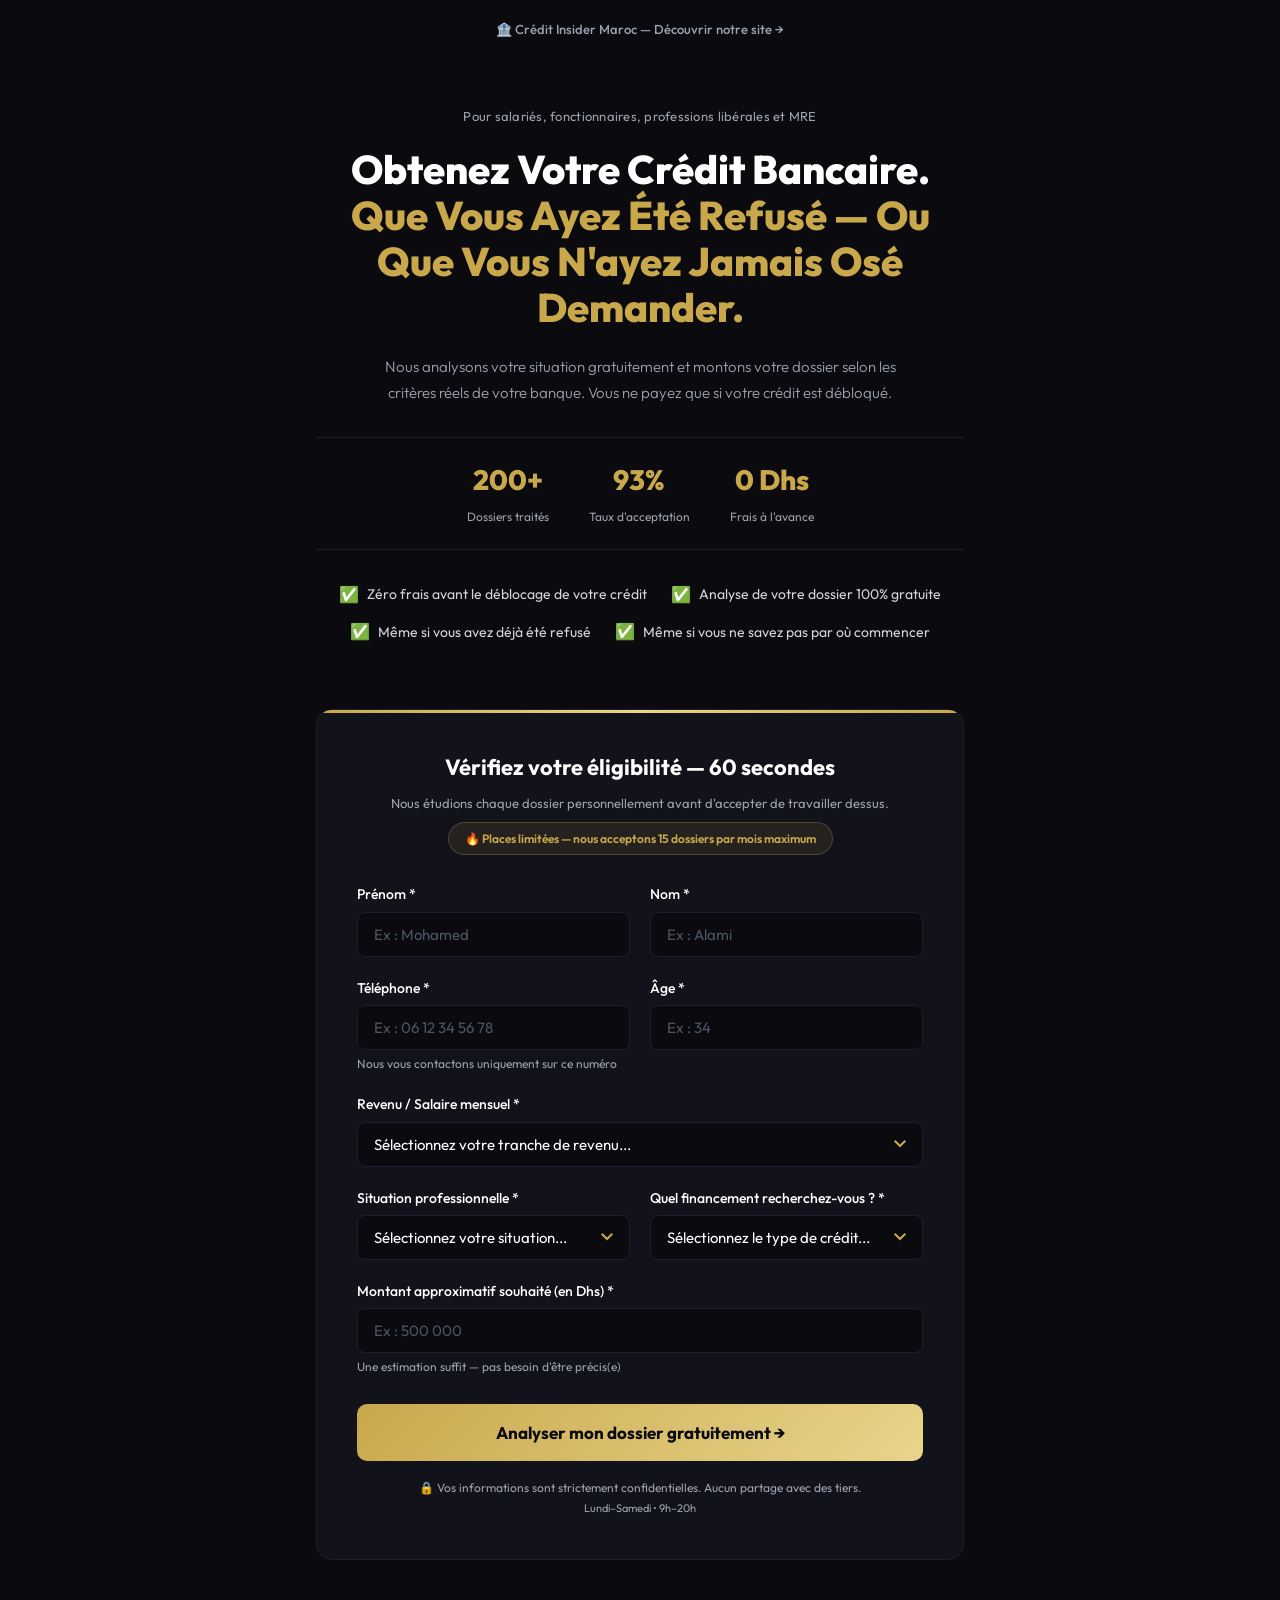
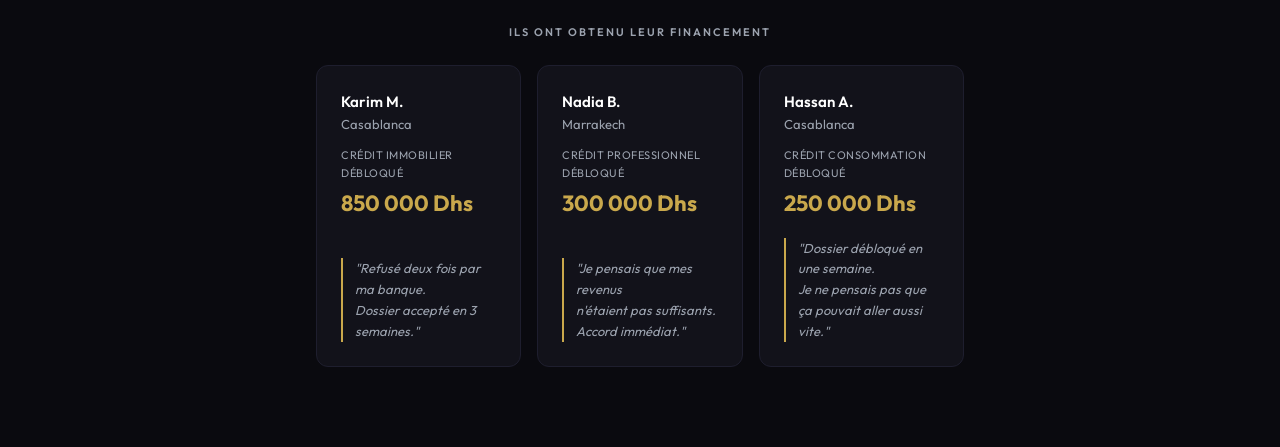
<file: fr/index.html>
<!DOCTYPE html>
<html lang="fr" dir="ltr">

<head>
    <meta charset="UTF-8">
    <meta name="viewport" content="width=device-width, initial-scale=1.0">
    <title>Vérifiez Votre Éligibilité | Crédit Insider Maroc</title>
    <meta name="description"
        content="Obtenez votre crédit bancaire même après un refus. Analyse gratuite, zéro frais avant déblocage. Vérifiez votre éligibilité en 60 secondes.">
    <link rel="preconnect" href="https://fonts.googleapis.com">
    <link rel="preconnect" href="https://fonts.gstatic.com" crossorigin>
    <link href="https://fonts.googleapis.com/css2?family=Outfit:wght@300;400;500;600;700;800&display=swap"
        rel="stylesheet">
    <!-- Meta Pixel Code -->
    <script>
    !function(f,b,e,v,n,t,s)
    {if(f.fbq)return;n=f.fbq=function(){n.callMethod?
    n.callMethod.apply(n,arguments):n.queue.push(arguments)};
    if(!f._fbq)f._fbq=n;n.push=n;n.loaded=!0;n.version='2.0';
    n.queue=[];t=b.createElement(e);t.async=!0;
    t.src=v;s=b.getElementsByTagName(e)[0];
    s.parentNode.insertBefore(t,s)}(window, document,'script',
    'https://connect.facebook.net/en_US/fbevents.js');
    fbq('init', '1224836586466703');
    fbq('track', 'PageView');
    </script>
    <noscript><img height="1" width="1" style="display:none"
    src="https://www.facebook.com/tr?id=1224836586466703&ev=PageView&noscript=1"
    /></noscript>
    <!-- End Meta Pixel Code -->
    <style>
        *,
        *::before,
        *::after {
            margin: 0;
            padding: 0;
            box-sizing: border-box
        }

        html {
            scroll-behavior: smooth;
            -webkit-font-smoothing: antialiased;
            -moz-osx-font-smoothing: grayscale
        }

        body {
            font-family: 'Outfit', sans-serif;
            background: #0a0a0f;
            color: #fff;
            line-height: 1.6;
            min-height: 100vh
        }

        .page-wrapper {
            max-width: 680px;
            margin: 0 auto;
            padding: 0 16px
        }

        /* BLOCK 1 — HEADLINE */
        .headline-block {
            padding-top: 64px;
            text-align: center
        }

        .pre-headline {
            font-size: 13px;
            font-weight: 400;
            color: #9ca3af;
            margin-bottom: 20px;
            letter-spacing: .02em
        }

        .main-headline {
            font-size: clamp(28px, 5vw, 40px);
            font-weight: 800;
            line-height: 1.15;
            margin-bottom: 24px
        }

        .main-headline .line1 {
            color: #fff;
            display: block
        }

        .main-headline .line2 {
            color: #c9a84c;
            display: block
        }

        .sub-headline {
            font-size: 15px;
            font-weight: 300;
            color: #9ca3af;
            line-height: 1.7;
            max-width: 560px;
            margin: 0 auto
        }

        /* STATS STRIP */
        .stats-strip {
            display: flex;
            justify-content: center;
            gap: 40px;
            margin-top: 32px;
            padding: 20px 0;
            border-top: 1px solid #1e1e2e;
            border-bottom: 1px solid #1e1e2e
        }

        .stat-item {
            text-align: center
        }

        .stat-number {
            font-size: 28px;
            font-weight: 800;
            color: #c9a84c;
            display: block
        }

        .stat-label {
            font-size: 12px;
            color: #9ca3af;
            font-weight: 400
        }

        /* BLOCK 2 — TRUST BULLETS */
        .trust-bullets {
            display: flex;
            flex-wrap: wrap;
            gap: 12px 24px;
            justify-content: center;
            margin-top: 32px
        }

        .trust-bullet {
            display: flex;
            align-items: center;
            gap: 8px;
            font-size: 14px;
            font-weight: 400;
            color: #d1d5db;
            white-space: nowrap
        }

        .trust-bullet .check {
            font-size: 16px;
            flex-shrink: 0
        }

        /* BLOCK 3 — FORM */
        .form-section {
            margin-top: 64px
        }

        .form-card {
            background: #12121a;
            border: 1px solid #1e1e2e;
            border-radius: 16px;
            padding: 40px;
            position: relative;
            overflow: hidden
        }

        .form-card::before {
            content: '';
            position: absolute;
            top: 0;
            left: 0;
            right: 0;
            height: 3px;
            background: linear-gradient(90deg, #c9a84c, #e8d48b, #c9a84c)
        }

        .form-title {
            text-align: center;
            font-size: 22px;
            font-weight: 700;
            color: #fff;
            margin-bottom: 8px
        }

        .form-subtitle {
            text-align: center;
            font-size: 13px;
            color: #9ca3af;
            margin-bottom: 8px
        }

        /* Urgency badge */
        .urgency-badge {
            text-align: center;
            margin-bottom: 28px
        }

        .urgency-badge span {
            display: inline-block;
            background: rgba(201, 168, 76, .1);
            border: 1px solid rgba(201, 168, 76, .25);
            color: #c9a84c;
            font-size: 12px;
            font-weight: 600;
            padding: 6px 16px;
            border-radius: 20px
        }

        .form-row {
            display: grid;
            grid-template-columns: 1fr 1fr;
            gap: 20px;
            margin-bottom: 20px
        }

        .form-row.full {
            grid-template-columns: 1fr
        }

        .form-group {
            display: flex;
            flex-direction: column
        }

        .form-group label {
            font-size: 14px;
            font-weight: 500;
            color: #fff;
            margin-bottom: 6px
        }

        .form-group input,
        .form-group select,
        .form-group textarea {
            background: #0a0a0f;
            color: #fff;
            border: 1px solid #1e1e2e;
            border-radius: 8px;
            padding: 12px 16px;
            font-size: 15px;
            font-family: 'Outfit', sans-serif;
            outline: none;
            transition: border-color .2s, box-shadow .2s;
            width: 100%
        }

        .form-group input::placeholder,
        .form-group textarea::placeholder {
            color: #4b5563
        }

        .form-group input:focus,
        .form-group select:focus,
        .form-group textarea:focus {
            border-color: #c9a84c;
            box-shadow: 0 0 0 3px rgba(201, 168, 76, .15)
        }

        .form-group input.error,
        .form-group select.error {
            border-color: #ef4444
        }

        .form-group select {
            appearance: none;
            -webkit-appearance: none;
            cursor: pointer;
            padding-right: 40px;
            background-image: url("data:image/svg+xml,%3Csvg xmlns='http://www.w3.org/2000/svg' width='12' height='8' viewBox='0 0 12 8'%3E%3Cpath fill='%23c9a84c' d='M1.41 0L6 4.58 10.59 0 12 1.41l-6 6-6-6z'/%3E%3C/svg%3E");
            background-repeat: no-repeat;
            background-position: right 16px center;
            background-color: #0a0a0f
        }

        .form-group select option {
            background: #12121a;
            color: #fff
        }

        .helper-text {
            font-size: 12px;
            color: #9ca3af;
            margin-top: 4px
        }

        .error-text {
            font-size: 12px;
            color: #ef4444;
            margin-top: 4px;
            display: none
        }

        .error-text.visible {
            display: block
        }

        .submit-btn {
            display: block;
            width: 100%;
            padding: 18px 24px;
            margin-top: 28px;
            background: linear-gradient(135deg, #c9a84c, #e8d48b);
            color: #0a0a0f;
            font-size: 17px;
            font-weight: 700;
            font-family: 'Outfit', sans-serif;
            border: none;
            border-radius: 10px;
            cursor: pointer;
            transition: all .2s;
            position: relative
        }

        .submit-btn:hover {
            transform: translateY(-1px);
            box-shadow: 0 8px 24px rgba(201, 168, 76, .25)
        }

        .submit-btn:active {
            transform: translateY(0)
        }

        .submit-btn.loading {
            opacity: .7;
            pointer-events: none
        }

        .form-footer {
            text-align: center;
            margin-top: 16px
        }

        .form-footer p {
            font-size: 12px;
            color: #9ca3af;
            line-height: 1.8
        }

        .form-footer p.smaller {
            font-size: 11px
        }

        /* SUCCESS */
        .success-block {
            display: none;
            text-align: center;
            background: #12121a;
            border: 1px solid #1e1e2e;
            border-radius: 16px;
            padding: 48px 40px
        }

        .success-block.visible {
            display: block
        }

        .success-icon {
            font-size: 48px;
            margin-bottom: 16px
        }

        .success-title {
            font-size: 24px;
            font-weight: 700;
            color: #fff;
            margin-bottom: 20px
        }

        .success-text {
            font-size: 15px;
            color: #9ca3af;
            line-height: 1.8;
            margin-bottom: 8px
        }

        .success-text strong {
            color: #fff
        }

        .whatsapp-btn {
            display: block;
            width: 100%;
            padding: 16px 24px;
            margin-top: 28px;
            background: #25D366;
            color: #fff;
            font-size: 16px;
            font-weight: 700;
            font-family: 'Outfit', sans-serif;
            border: none;
            border-radius: 10px;
            cursor: pointer;
            text-decoration: none;
            text-align: center;
            transition: background .2s
        }

        .whatsapp-btn:hover {
            background: #1fb855
        }

        /* SOCIAL PROOF */
        .social-proof {
            margin-top: 64px;
            padding-bottom: 80px
        }

        .social-proof-label {
            text-align: center;
            font-size: 11px;
            font-weight: 600;
            color: #9ca3af;
            text-transform: uppercase;
            letter-spacing: 2px;
            margin-bottom: 24px
        }

        .proof-grid {
            display: grid;
            grid-template-columns: repeat(3, 1fr);
            gap: 16px
        }

        .proof-card {
            background: #12121a;
            border: 1px solid #1e1e2e;
            border-radius: 12px;
            padding: 24px;
            display: flex;
            flex-direction: column
        }

        .proof-name {
            font-size: 15px;
            font-weight: 600;
            color: #fff
        }

        .proof-city {
            font-size: 13px;
            color: #9ca3af;
            margin-bottom: 12px
        }

        .proof-type {
            font-size: 11px;
            color: #9ca3af;
            text-transform: uppercase;
            letter-spacing: .5px;
            margin-bottom: 4px
        }

        .proof-amount {
            font-size: 22px;
            font-weight: 700;
            color: #c9a84c;
            margin-bottom: 16px
        }

        .proof-quote {
            font-size: 13px;
            color: #9ca3af;
            font-style: italic;
            line-height: 1.6;
            border-left: 2px solid #c9a84c;
            padding-left: 12px;
            margin-top: auto
        }

        /* STICKY MOBILE CTA */
        .sticky-cta {
            display: none;
            position: fixed;
            bottom: 0;
            left: 0;
            right: 0;
            background: rgba(10, 10, 15, .95);
            backdrop-filter: blur(12px);
            border-top: 1px solid #1e1e2e;
            padding: 12px 16px;
            z-index: 100
        }

        .sticky-cta button {
            width: 100%;
            padding: 14px;
            background: linear-gradient(135deg, #c9a84c, #e8d48b);
            color: #0a0a0f;
            font-size: 15px;
            font-weight: 700;
            font-family: 'Outfit', sans-serif;
            border: none;
            border-radius: 10px;
            cursor: pointer
        }

        /* RESPONSIVE */
        @media(max-width:768px) {
            .headline-block {
                padding-top: 40px
            }

            .stats-strip {
                gap: 24px
            }

            .stat-number {
                font-size: 24px
            }

            .trust-bullets {
                display: grid;
                grid-template-columns: 1fr 1fr;
                gap: 12px;
                margin-top: 24px
            }

            .trust-bullet {
                white-space: normal
            }

            .form-section {
                margin-top: 40px
            }

            .form-card {
                padding: 24px
            }

            .form-row {
                grid-template-columns: 1fr;
                gap: 16px;
                margin-bottom: 16px
            }

            .social-proof {
                margin-top: 40px;
                padding-bottom: 100px
            }

            .proof-grid {
                grid-template-columns: 1fr;
                gap: 12px
            }

            .success-block {
                padding: 32px 24px
            }

            .sticky-cta {
                display: block
            }
        }

        @media(max-width:480px) {
            .trust-bullets {
                grid-template-columns: 1fr
            }

            .main-headline {
                font-size: 26px
            }

            .stats-strip {
                gap: 16px;
                flex-wrap: wrap
            }
        }

        /* Home link */
        .home-bar {
            text-align: center;
            padding: 16px 0 0
        }

        .home-link {
            display: inline-flex;
            align-items: center;
            gap: 6px;
            color: #9ca3af;
            font-size: 13px;
            font-weight: 500;
            text-decoration: none;
            transition: color .2s
        }

        .home-link:hover {
            color: #c9a84c
        }

        .home-btn {
            display: inline-block;
            margin-top: 24px;
            padding: 12px 28px;
            background: transparent;
            border: 1px solid #1e1e2e;
            border-radius: 10px;
            color: #9ca3af;
            font-size: 14px;
            font-weight: 500;
            font-family: 'Outfit', sans-serif;
            text-decoration: none;
            transition: all .2s
        }

        .home-btn:hover {
            border-color: #c9a84c;
            color: #c9a84c
        }
    </style>
</head>

<body>
    <div class="page-wrapper">

        <!-- Home navigation -->
        <div class="home-bar">
            <a href="/" class="home-link">🏦 Crédit Insider Maroc — Découvrir notre site →</a>
        </div>

        <!-- BLOCK 1 — HEADLINE -->
        <section class="headline-block">
            <p class="pre-headline">Pour salariés, fonctionnaires, professions libérales et MRE</p>
            <h1 class="main-headline">
                <span class="line1">Obtenez Votre Crédit Bancaire.</span>
                <span class="line2">Que Vous Ayez Été Refusé — Ou Que Vous N'ayez Jamais Osé Demander.</span>
            </h1>
            <p class="sub-headline">Nous analysons votre situation gratuitement et montons votre dossier selon les
                critères
                réels de votre banque. Vous ne payez que si votre crédit est débloqué.</p>

            <!-- STATS STRIP — social proof numbers -->
            <div class="stats-strip">
                <div class="stat-item">
                    <span class="stat-number">200+</span>
                    <span class="stat-label">Dossiers traités</span>
                </div>
                <div class="stat-item">
                    <span class="stat-number">93%</span>
                    <span class="stat-label">Taux d'acceptation</span>
                </div>
                <div class="stat-item">
                    <span class="stat-number">0 Dhs</span>
                    <span class="stat-label">Frais à l'avance</span>
                </div>
            </div>
        </section>

        <!-- BLOCK 2 — TRUST BULLETS -->
        <div class="trust-bullets">
            <div class="trust-bullet"><span class="check">✅</span> Zéro frais avant le déblocage de votre crédit</div>
            <div class="trust-bullet"><span class="check">✅</span> Analyse de votre dossier 100% gratuite</div>
            <div class="trust-bullet"><span class="check">✅</span> Même si vous avez déjà été refusé</div>
            <div class="trust-bullet"><span class="check">✅</span> Même si vous ne savez pas par où commencer</div>
        </div>

        <!-- BLOCK 3 — FORM -->
        <section class="form-section" id="formulaire">
            <div class="form-card" id="formCard">
                <h2 class="form-title">Vérifiez votre éligibilité — 60 secondes</h2>
                <p class="form-subtitle">Nous étudions chaque dossier personnellement avant d'accepter de travailler
                    dessus.</p>
                <div class="urgency-badge"><span>🔥 Places limitées — nous acceptons 15 dossiers par mois maximum</span>
                </div>

                <form id="leadForm" novalidate>
                    <div class="form-row">
                        <div class="form-group">
                            <label for="prenom">Prénom *</label>
                            <input type="text" id="prenom" name="prenom" placeholder="Ex : Mohamed" required>
                            <span class="error-text" id="prenomError">Ce champ est obligatoire</span>
                        </div>
                        <div class="form-group">
                            <label for="nom">Nom *</label>
                            <input type="text" id="nom" name="nom" placeholder="Ex : Alami" required>
                            <span class="error-text" id="nomError">Ce champ est obligatoire</span>
                        </div>
                    </div>
                    <div class="form-row">
                        <div class="form-group">
                            <label for="telephone">Téléphone *</label>
                            <input type="tel" id="telephone" name="telephone" placeholder="Ex : 06 12 34 56 78"
                                required>
                            <p class="helper-text">Nous vous contactons uniquement sur ce numéro</p>
                            <span class="error-text" id="telephoneError">Ce champ est obligatoire</span>
                        </div>
                        <div class="form-group">
                            <label for="age">Âge *</label>
                            <input type="number" id="age" name="age" placeholder="Ex : 34" min="18" max="75" required>
                            <span class="error-text" id="ageError">Ce champ est obligatoire</span>
                        </div>
                    </div>
                    <div class="form-row full">
                        <div class="form-group">
                            <label for="revenu">Revenu / Salaire mensuel *</label>
                            <select id="revenu" name="revenu" required>
                                <option value="" disabled selected>Sélectionnez votre tranche de revenu...</option>
                                <option value="3 000 - 5 000 Dhs">3 000 - 5 000 Dhs</option>
                                <option value="5 000 - 10 000 Dhs">5 000 - 10 000 Dhs</option>
                                <option value="10 000 - 20 000 Dhs">10 000 - 20 000 Dhs</option>
                                <option value="Plus de 20 000 Dhs">Plus de 20 000 Dhs</option>
                            </select>
                            <span class="error-text" id="revenuError">Ce champ est obligatoire</span>
                        </div>
                    </div>
                    <div class="form-row">
                        <div class="form-group">
                            <label for="situation">Situation professionnelle *</label>
                            <select id="situation" name="situation" required>
                                <option value="" disabled selected>Sélectionnez votre situation...</option>
                                <option value="Salarié secteur privé">Salarié secteur privé</option>
                                <option value="Fonctionnaire">Fonctionnaire</option>
                                <option value="Gérant de société">Gérant de société</option>
                                <option value="Retraité">Retraité</option>
                                <option value="TPE / PME / Auto-entrepreneur">TPE / PME / Auto-entrepreneur</option>
                                <option value="Autre">Autre</option>
                            </select>
                            <span class="error-text" id="situationError">Ce champ est obligatoire</span>
                        </div>
                        <div class="form-group">
                            <label for="credit">Quel financement recherchez-vous ? *</label>
                            <select id="credit" name="credit" required>
                                <option value="" disabled selected>Sélectionnez le type de crédit...</option>
                                <option value="Crédit immobilier">Crédit immobilier (achat, construction, terrain)
                                </option>
                                <option value="Crédit consommation">Crédit consommation (véhicule, travaux, personnel)
                                </option>
                                <option value="Crédit auto">Crédit auto</option>
                                <option value="Crédit professionnel">Crédit professionnel (leasing, trésorerie,
                                    équipement)</option>
                            </select>
                            <span class="error-text" id="creditError">Ce champ est obligatoire</span>
                        </div>
                    </div>
                    <div class="form-row full">
                        <div class="form-group">
                            <label for="montant">Montant approximatif souhaité (en Dhs) *</label>
                            <input type="number" id="montant" name="montant" placeholder="Ex : 500 000" required>
                            <p class="helper-text">Une estimation suffit — pas besoin d'être précis(e)</p>
                            <span class="error-text" id="montantError">Ce champ est obligatoire</span>
                        </div>
                    </div>
                    <button type="submit" class="submit-btn" id="submitBtn">Analyser mon dossier gratuitement →</button>
                </form>
                <div class="form-footer">
                    <p>🔒 Vos informations sont strictement confidentielles. Aucun partage avec des tiers.</p>
                    <p class="smaller">Lundi–Samedi • 9h–20h</p>
                </div>
            </div>

            <div class="success-block" id="successBlock">
                <div class="success-icon">✅</div>
                <h2 class="success-title">Demande reçue.</h2>
                <p class="success-text">Votre dossier va être étudié personnellement par un expert<br><strong>Crédit
                        Insider Maroc</strong>.</p>
                <p class="success-text">Vous serez contacté dans les <strong>2 heures</strong> qui
                    suivent<br>sur le numéro que vous avez indiqué.</p>
                <a href="/" class="home-btn">🏦 Visiter notre site →</a>
            </div>
        </section>

        <!-- BLOCK 4 — SOCIAL PROOF -->
        <section class="social-proof">
            <p class="social-proof-label">Ils ont obtenu leur financement</p>
            <div class="proof-grid">
                <div class="proof-card">
                    <span class="proof-name">Karim M.</span>
                    <span class="proof-city">Casablanca</span>
                    <span class="proof-type">Crédit immobilier débloqué</span>
                    <span class="proof-amount">850 000 Dhs</span>
                    <p class="proof-quote">"Refusé deux fois par ma banque.<br>Dossier accepté en 3 semaines."</p>
                </div>
                <div class="proof-card">
                    <span class="proof-name">Nadia B.</span>
                    <span class="proof-city">Marrakech</span>
                    <span class="proof-type">Crédit professionnel débloqué</span>
                    <span class="proof-amount">300 000 Dhs</span>
                    <p class="proof-quote">"Je pensais que mes revenus<br>n'étaient pas suffisants. Accord immédiat."
                    </p>
                </div>
                <div class="proof-card">
                    <span class="proof-name">Hassan A.</span>
                    <span class="proof-city">Casablanca</span>
                    <span class="proof-type">Crédit consommation débloqué</span>
                    <span class="proof-amount">250 000 Dhs</span>
                    <p class="proof-quote">"Dossier débloqué en une semaine.<br>Je ne pensais pas que ça pouvait aller
                        aussi vite."</p>
                </div>
            </div>
        </section>
    </div>

    <!-- STICKY MOBILE CTA -->
    <div class="sticky-cta" id="stickyCta">
        <button onclick="document.getElementById('formulaire').scrollIntoView({behavior:'smooth'})">Analyser mon dossier
            gratuitement →</button>
    </div>

    <script>
        (function () {
            // Sticky CTA: show only when form is not visible
            const stickyCta = document.getElementById('stickyCta');
            const formSection = document.getElementById('formulaire');
            if (stickyCta && formSection) {
                const obs = new IntersectionObserver(entries => {
                    entries.forEach(e => stickyCta.style.display = e.isIntersecting ? 'none' : 'block');
                }, { threshold: 0.1 });
                obs.observe(formSection);
            }

            const form = document.getElementById('leadForm'), formCard = document.getElementById('formCard'),
                successBlock = document.getElementById('successBlock'), submitBtn = document.getElementById('submitBtn');
            const fields = [
                { id: 'prenom', errorId: 'prenomError', type: 'text' },
                { id: 'nom', errorId: 'nomError', type: 'text' },
                { id: 'telephone', errorId: 'telephoneError', type: 'phone' },
                { id: 'age', errorId: 'ageError', type: 'age' },
                { id: 'revenu', errorId: 'revenuError', type: 'select' },
                { id: 'situation', errorId: 'situationError', type: 'select' },
                { id: 'credit', errorId: 'creditError', type: 'select' },
                { id: 'montant', errorId: 'montantError', type: 'text' }
            ];
            fields.forEach(f => {
                const el = document.getElementById(f.id);
                const h = () => { el.classList.remove('error'); document.getElementById(f.errorId).classList.remove('visible') };
                el.addEventListener('input', h); el.addEventListener('change', h);
            });

            form.addEventListener('submit', function (e) {
                e.preventDefault(); let valid = true;
                fields.forEach(f => {
                    const el = document.getElementById(f.id), err = document.getElementById(f.errorId), val = el.value.trim();
                    el.classList.remove('error'); err.classList.remove('visible'); err.textContent = 'Ce champ est obligatoire';
                    if (!val) { el.classList.add('error'); err.classList.add('visible'); valid = false; return }
                    if (f.type === 'phone') { const d = val.replace(/\D/g, ''); if (d.length < 8) { el.classList.add('error'); err.textContent = 'Veuillez entrer un numéro valide'; err.classList.add('visible'); valid = false } }
                    if (f.type === 'age') { const a = parseInt(val, 10); if (isNaN(a) || a < 18 || a > 75) { el.classList.add('error'); err.textContent = 'Nous accompagnons les personnes entre 18 et 75 ans'; err.classList.add('visible'); valid = false } }
                });
                if (!valid) return;

                // Disable button while sending
                submitBtn.classList.add('loading');
                submitBtn.textContent = 'Envoi en cours...';

                // Meta Pixel: track form submission immediately on valid submit
                if(typeof fbq==='function') {
                    fbq('track', 'Lead', {content_name: 'FR Form', currency: 'MAD', value: document.getElementById('montant').value});
                    fbq('track', 'SubmitApplication');
                }

                // Send email via Web3Forms
                const data = {
                    access_key: '8d2b0e5f-492b-40f8-a09b-e7c358d37273',
                    subject: 'Nouvelle demande — Crédit Insider (FR)',
                    from_name: 'Crédit Insider Maroc',
                    to: 'monissisme12@gmail.com',
                    prenom: document.getElementById('prenom').value.trim(),
                    nom: document.getElementById('nom').value.trim(),
                    telephone: document.getElementById('telephone').value.trim(),
                    age: document.getElementById('age').value.trim(),
                    revenu_salaire: document.getElementById('revenu').value.trim() + ' Dhs/mois',
                    situation: document.getElementById('situation').value,
                    type_credit: document.getElementById('credit').value,
                    montant: document.getElementById('montant').value.trim() + ' Dhs',
                    page: 'Version Française'
                };

                fetch('https://api.web3forms.com/submit', {
                    method: 'POST',
                    headers: { 'Content-Type': 'application/json' },
                    body: JSON.stringify(data)
                })
                    .then(r => r.json())
                    .then(res => {
                        formCard.style.display = 'none';
                        successBlock.classList.add('visible');
                        if (stickyCta) stickyCta.style.display = 'none';
                        window.scrollTo({ top: successBlock.offsetTop - 40, behavior: 'smooth' });
                    })
                    .catch(() => {
                        // Still show success — form data was captured
                        formCard.style.display = 'none';
                        successBlock.classList.add('visible');
                        if (stickyCta) stickyCta.style.display = 'none';
                        window.scrollTo({ top: successBlock.offsetTop - 40, behavior: 'smooth' });
                    });
            });
        })();
    </script>
</body>

</html>
</file>
<file: style.css>
/* style.css */
:root {
  --navy: #0B162C;
  --navy-light: #1A2A44;
  --gold: #D4AF37;
  --gold-hover: #E5C158;
  --gold-glow: rgba(212, 175, 55, 0.25);
  --white: #FFFFFF;
  --bg-light: #F8F9FA;
  --text-main: #FFFFFF;
  --text-secondary: #B0B8C1;
  --text-dark: #1E293B;
  --text-dark-muted: #64748B;
  --transition: all 0.3s cubic-bezier(0.25, 0.8, 0.25, 1);
}

* {
  margin: 0;
  padding: 0;
  box-sizing: border-box;
}

html {
  scroll-behavior: smooth;
  font-size: 16px;
}

body {
  font-family: 'Outfit', sans-serif;
  background-color: var(--navy);
  color: var(--text-main);
  line-height: 1.6;
  overflow-x: hidden;
  -webkit-font-smoothing: antialiased;
}

/* Utilities */
.container {
  width: 100%;
  max-width: 1200px;
  margin: 0 auto;
  padding: 0 20px;
}

.text-gold {
  color: var(--gold);
}

.text-dark {
  color: var(--text-dark);
}

.text-center {
  text-align: center;
}

.mt-2 {
  margin-top: 0.5rem;
}

.mt-4 {
  margin-top: 1.5rem;
}

.section-pad {
  padding: 80px 0;
}

.bg-light {
  background-color: var(--bg-light);
  color: var(--text-dark);
}

h1,
h2,
h3,
h4 {
  line-height: 1.2;
  font-weight: 700;
}

.section-title {
  font-size: 2rem;
  margin-bottom: 1rem;
}

.section-subtitle {
  max-width: 700px;
  margin: 0 auto 3rem;
  color: var(--text-dark-muted);
  font-size: 1.1rem;
}

/* Buttons */
.btn {
  display: inline-flex;
  align-items: center;
  justify-content: center;
  gap: 10px;
  text-decoration: none;
  font-weight: 600;
  border-radius: 8px;
  transition: var(--transition);
  cursor: pointer;
  border: none;
  text-align: center;
}

.btn-primary {
  background: var(--white);
  color: var(--navy);
  padding: 12px 24px;
}

.btn-primary:hover {
  background: var(--gray-light);
  transform: translateY(-2px);
  box-shadow: 0 4px 12px rgba(255, 255, 255, 0.1);
}

.btn-gold {
  background: var(--gold);
  color: var(--navy);
  padding: 16px 32px;
  font-size: 1.1rem;
  box-shadow: 0 4px 20px var(--gold-glow);
}

.btn-gold:hover {
  background: var(--gold-hover);
  transform: translateY(-2px);
  box-shadow: 0 6px 24px var(--gold-glow);
}

.btn-secondary {
  background: transparent;
  border: 2px solid var(--white);
  color: var(--white);
  padding: 14px 28px;
}

.btn-secondary:hover {
  background: var(--white);
  color: var(--navy);
}

.btn-sm {
  padding: 10px 20px;
  font-size: 0.95rem;
}

.btn-large {
  width: 100%;
  padding: 18px;
  font-size: 1.1rem;
}

@media (min-width: 768px) {
  .btn-large {
    width: auto;
    padding: 18px 40px;
  }

  .section-pad {
    padding: 100px 0;
  }

  .section-title {
    font-size: 2.5rem;
  }
}

/* 1. Navbar */
.navbar {
  position: fixed;
  top: 0;
  left: 0;
  width: 100%;
  z-index: 1000;
  padding: 20px 0;
  transition: var(--transition);
  background: transparent;
}

.navbar.scrolled {
  background: rgba(11, 22, 44, 0.95);
  backdrop-filter: blur(10px);
  padding: 15px 0;
  box-shadow: 0 4px 20px rgba(0, 0, 0, 0.1);
}

.nav-container {
  display: flex;
  justify-content: space-between;
  align-items: center;
}

.logo {
  display: flex;
  align-items: center;
  gap: 8px;
  font-weight: 700;
  font-size: 1.2rem;
  z-index: 1001;
}

.logo-icon {
  font-size: 1.5rem;
}

.logo-text {
  color: var(--white);
}

.nav-links {
  display: none;
}

.cta-sticky {
  display: none;
}

.mobile-menu-btn {
  display: flex;
  flex-direction: column;
  gap: 6px;
  background: none;
  border: none;
  cursor: pointer;
  z-index: 1001;
}

.mobile-menu-btn span {
  display: block;
  width: 28px;
  height: 2px;
  background: var(--white);
  transition: var(--transition);
}

.mobile-menu-btn.active span:nth-child(1) {
  transform: translateY(8px) rotate(45deg);
}

.mobile-menu-btn.active span:nth-child(2) {
  opacity: 0;
}

.mobile-menu-btn.active span:nth-child(3) {
  transform: translateY(-8px) rotate(-45deg);
}

@media (max-width: 991px) {
  .nav-links.active {
    display: flex;
    flex-direction: column;
    position: fixed;
    top: 0;
    left: 0;
    width: 100%;
    height: 100vh;
    background: var(--navy);
    padding-top: 100px;
    align-items: center;
    gap: 30px;
  }

  .nav-links.active a {
    font-size: 1.5rem;
    color: var(--white);
    text-decoration: none;
  }
}

@media (min-width: 992px) {
  .mobile-menu-btn {
    display: none;
  }

  .nav-links {
    display: flex;
    gap: 30px;
    align-items: center;
  }

  .nav-links a {
    color: var(--text-secondary);
    text-decoration: none;
    font-weight: 500;
    transition: var(--transition);
  }

  .nav-links a:hover {
    color: var(--gold);
  }

  .cta-sticky {
    display: inline-flex;
  }
}

/* 2. Hero */
.hero {
  padding: 140px 0 80px;
  position: relative;
  overflow: hidden;
  min-height: 100vh;
  display: flex;
  align-items: center;
}

.hero-container {
  position: relative;
  z-index: 2;
  text-align: center;
}

.pre-headline {
  color: var(--gold);
  font-weight: 600;
  text-transform: uppercase;
  letter-spacing: 1px;
  font-size: 0.85rem;
  margin-bottom: 20px;
}

.headline-primary {
  font-size: 2.2rem;
  margin-bottom: 20px;
}

.headline-secondary {
  font-size: 1.2rem;
  font-weight: 400;
  color: var(--text-secondary);
  margin-bottom: 30px;
  line-height: 1.5;
}

.sub-copy {
  color: var(--text-light);
  margin-bottom: 40px;
  font-size: 1.05rem;
  max-width: 800px;
  margin-inline: auto;
}

.hero-cta-wrapper {
  margin-bottom: 50px;
}

.cta-subtext {
  font-size: 0.85rem;
  color: var(--text-secondary);
  margin-top: 15px;
}

.trust-bar {
  display: flex;
  flex-direction: column;
  gap: 15px;
  align-items: center;
  background: rgba(255, 255, 255, 0.03);
  padding: 25px;
  border-radius: 12px;
  border: 1px solid rgba(255, 255, 255, 0.05);
}

.trust-item {
  display: flex;
  align-items: center;
  gap: 10px;
  font-size: 0.9rem;
  color: var(--text-secondary);
}

.hero-bg-glow {
  position: absolute;
  top: 20%;
  left: 50%;
  transform: translate(-50%, -50%);
  width: 600px;
  height: 600px;
  background: radial-gradient(circle, rgba(212, 175, 55, 0.15) 0%, rgba(11, 22, 44, 0) 70%);
  z-index: 1;
  pointer-events: none;
}

@media (min-width: 768px) {
  .headline-primary {
    font-size: 3.5rem;
  }

  .headline-secondary {
    font-size: 1.5rem;
  }

  .trust-bar {
    flex-direction: row;
    justify-content: center;
    flex-wrap: wrap;
    gap: 30px;
  }
}

/* 3. Pain Recognition */
.pain-grid {
  display: grid;
  grid-template-columns: 1fr;
  gap: 20px;
  margin-top: 40px;
}

.pain-card {
  background: rgba(255, 255, 255, 0.03);
  border: 1px solid rgba(255, 255, 255, 0.05);
  padding: 25px;
  border-radius: 12px;
  display: flex;
  gap: 15px;
  align-items: flex-start;
  transition: var(--transition);
}

.pain-card:hover {
  transform: translateY(-5px);
  background: rgba(255, 255, 255, 0.05);
}

.icon-error {
  flex-shrink: 0;
  font-size: 1.2rem;
}

.bridge-statement {
  margin-top: 50px;
  padding: 30px;
  background: linear-gradient(135deg, rgba(212, 175, 55, 0.1), transparent);
  border-left: 4px solid var(--gold);
  border-radius: 0 12px 12px 0;
  font-size: 1.1rem;
}

@media (min-width: 768px) {
  .pain-grid {
    grid-template-columns: repeat(2, 1fr);
    gap: 30px;
  }
}

/* 4. Solution */
.features-flex {
  display: grid;
  grid-template-columns: 1fr;
  gap: 30px;
  margin-top: 50px;
}

.feature-block {
  background: var(--white);
  padding: 40px 30px;
  border-radius: 16px;
  box-shadow: 0 10px 30px rgba(0, 0, 0, 0.05);
  transition: var(--transition);
  text-align: center;
}

.feature-block:hover {
  transform: translateY(-10px);
  box-shadow: 0 20px 40px rgba(0, 0, 0, 0.08);
}

.feature-icon {
  font-size: 3rem;
  margin-bottom: 20px;
}

.feature-block h3 {
  margin-bottom: 15px;
  font-size: 1.3rem;
}

.feature-block p {
  color: var(--text-dark-muted);
  font-size: 0.95rem;
}

@media (min-width: 992px) {
  .features-flex {
    grid-template-columns: repeat(3, 1fr);
    gap: 40px;
  }
}

/* 5. How It Works */
.steps-wrapper {
  position: relative;
  margin-top: 50px;
}

.step-item {
  position: relative;
  padding: 30px;
  background: rgba(255, 255, 255, 0.03);
  border-radius: 12px;
  margin-bottom: 20px;
  border: 1px solid rgba(255, 255, 255, 0.05);
}

.step-number {
  font-size: 3rem;
  font-weight: 800;
  color: rgba(212, 175, 55, 0.2);
  position: absolute;
  top: 20px;
  right: 20px;
  line-height: 1;
}

.step-item h3 {
  color: var(--gold);
  margin-bottom: 15px;
  font-size: 1.3rem;
  position: relative;
  z-index: 2;
}

.step-item p {
  color: var(--text-secondary);
  position: relative;
  z-index: 2;
}

.warning-note {
  margin-top: 40px;
  display: flex;
  gap: 15px;
  background: rgba(255, 255, 255, 0.05);
  padding: 25px;
  border-radius: 8px;
  font-size: 0.95rem;
}

@media (min-width: 992px) {
  .steps-wrapper {
    display: grid;
    grid-template-columns: repeat(3, 1fr);
    gap: 30px;
  }

  .step-item {
    margin-bottom: 0;
  }

  .step-line {
    position: absolute;
    top: 60px;
    left: 10%;
    right: 10%;
    height: 2px;
    background: dashed 2px rgba(212, 175, 55, 0.3);
    z-index: 0;
  }
}

/* 6. Who It's For */
.profiles-grid {
  display: grid;
  grid-template-columns: 1fr;
  gap: 20px;
  margin-top: 50px;
}

.profile-card {
  background: var(--white);
  padding: 30px;
  border-radius: 12px;
  box-shadow: 0 5px 15px rgba(0, 0, 0, 0.05);
  border-top: 4px solid var(--gold);
}

.profile-icon {
  font-size: 2.5rem;
  margin-bottom: 15px;
}

.profile-card h3 {
  margin-bottom: 10px;
  font-size: 1.2rem;
}

.profile-card p {
  color: var(--text-dark-muted);
  font-size: 0.95rem;
}

@media (min-width: 768px) {
  .profiles-grid {
    grid-template-columns: repeat(2, 1fr);
    gap: 30px;
  }

  .profile-full {
    grid-column: 1 / -1;
    display: flex;
    gap: 30px;
    align-items: center;
  }

  .profile-full .profile-icon {
    margin-bottom: 0;
    font-size: 4rem;
  }
}

/* 7. Guarantee */
.guarantee {
  background: var(--gold);
  color: var(--navy);
}

.headline-guarantee {
  font-size: 2rem;
  margin-bottom: 20px;
  color: var(--navy);
}

.headline-guarantee .text-gold {
  color: var(--white);
}

.guarantee-text {
  font-size: 1.1rem;
  max-width: 800px;
  margin: 0 auto 30px;
  font-weight: 500;
}

.guarantee-badge {
  display: inline-flex;
  align-items: center;
  gap: 10px;
  background: var(--navy);
  color: var(--white);
  padding: 15px 25px;
  border-radius: 30px;
  font-weight: 600;
}

.guarantee .btn-secondary {
  border-color: var(--navy);
  color: var(--navy);
}

.guarantee .btn-secondary:hover {
  background: var(--navy);
  color: var(--gold);
}

@media (min-width: 768px) {
  .headline-guarantee {
    font-size: 3rem;
  }
}

/* 8. Credit Types */
.tabs-container {
  margin-top: 40px;
}

.tabs-header {
  display: flex;
  overflow-x: auto;
  gap: 10px;
  padding-bottom: 10px;
  border-bottom: 1px solid var(--gray-mid);
  margin-bottom: 30px;
  scrollbar-width: none;
}

.tabs-header::-webkit-scrollbar {
  display: none;
}

.tab-btn {
  background: none;
  border: none;
  padding: 10px 20px;
  font-family: inherit;
  font-size: 1rem;
  font-weight: 600;
  color: var(--text-dark-muted);
  cursor: pointer;
  white-space: nowrap;
  position: relative;
  transition: var(--transition);
}

.tab-btn.active {
  color: var(--gold);
}

.tab-btn::after {
  content: '';
  position: absolute;
  bottom: -11px;
  left: 0;
  width: 0%;
  height: 3px;
  background: var(--gold);
  transition: var(--transition);
}

.tab-btn.active::after {
  width: 100%;
}

.tab-content {
  display: none;
  animation: fadeIn 0.4s ease-out;
}

.tab-content.active {
  display: block;
}

.tab-content p {
  font-size: 1.1rem;
  color: var(--text-dark);
  margin-bottom: 20px;
}

.tab-content strong {
  color: var(--navy);
}

@keyframes fadeIn {
  from {
    opacity: 0;
    transform: translateY(10px);
  }

  to {
    opacity: 1;
    transform: translateY(0);
  }
}

/* Modal */
.modal {
  display: none;
  position: fixed;
  z-index: 2000;
  left: 0;
  top: 0;
  width: 100%;
  height: 100%;
  overflow: auto;
  background-color: rgba(11, 22, 44, 0.8);
  backdrop-filter: blur(5px);
  align-items: center;
  justify-content: center;
  opacity: 0;
  transition: opacity 0.3s ease;
}

.modal.show {
  display: flex;
  opacity: 1;
}

.modal-content {
  background-color: var(--navy-light);
  margin: auto;
  padding: 40px;
  border: 1px solid rgba(255, 255, 255, 0.1);
  width: 90%;
  max-width: 600px;
  border-radius: 16px;
  position: relative;
  transform: translateY(20px);
  transition: transform 0.3s ease;
  max-height: 90vh;
  overflow-y: auto;
  box-shadow: 0 20px 50px rgba(0, 0, 0, 0.5);
}

.modal.show .modal-content {
  transform: translateY(0);
}

.close-modal {
  position: absolute;
  right: 20px;
  top: 20px;
  color: var(--text-secondary);
  font-size: 28px;
  font-weight: bold;
  background: none;
  border: none;
  cursor: pointer;
  transition: color 0.2s;
  line-height: 1;
}

.close-modal:hover {
  color: var(--white);
}

.modal-title {
  font-size: 1.8rem;
  margin-bottom: 10px;
  color: var(--gold);
  text-align: center;
}

.modal-subtitle {
  text-align: center;
  color: var(--text-secondary);
  margin-bottom: 30px;
}

.wa-modal-btn {
  width: 100%;
  margin-bottom: 20px;
}

.modal-divider {
  display: flex;
  align-items: center;
  text-align: center;
  margin: 30px 0;
  color: var(--text-dark-muted);
}

.modal-divider::before,
.modal-divider::after {
  content: '';
  flex: 1;
  border-bottom: 1px solid rgba(255, 255, 255, 0.1);
}

.modal-divider span {
  padding: 0 15px;
  font-size: 0.9rem;
  font-weight: 600;
}

/* Lead Form in Modal */
.lead-form {
  display: flex;
  flex-direction: column;
  gap: 20px;
}

.form-row {
  display: flex;
  flex-direction: column;
  gap: 20px;
}

@media (min-width: 768px) {
  .form-row {
    flex-direction: row;
  }

  .form-row .form-group {
    flex: 1;
  }
}

.form-group {
  display: flex;
  flex-direction: column;
  gap: 8px;
  text-align: left;
}

.form-group label {
  font-size: 0.9rem;
  font-weight: 500;
  color: var(--text-main);
}

.form-group input,
.form-group select {
  padding: 12px 15px;
  border-radius: 8px;
  border: 1px solid rgba(255, 255, 255, 0.2);
  background: rgba(255, 255, 255, 0.05);
  color: var(--white);
  font-family: inherit;
  font-size: 1rem;
  transition: all 0.2s;
}

.form-group input:focus,
.form-group select:focus {
  outline: none;
  border-color: var(--gold);
  background: rgba(255, 255, 255, 0.1);
}

.form-group select option {
  background: var(--navy-light);
  color: var(--white);
}

.btn-submit {
  width: 100%;
  margin-top: 10px;
}

.form-security {
  text-align: center;
  font-size: 0.8rem;
  color: var(--text-dark-muted);
  margin-top: 10px;
}

.lock-icon {
  color: var(--gold);
}

@media (min-width: 768px) {
  .tabs-header {
    justify-content: center;
  }
}

/* 9. Testimonials */
.testimonials-grid {
  display: flex;
  gap: 20px;
  overflow-x: auto;
  padding-bottom: 20px;
  scroll-snap-type: x mandatory;
  margin-top: 50px;
}

.testimonials-grid::-webkit-scrollbar {
  display: none;
}

.testimonial-card {
  min-width: 300px;
  background: rgba(255, 255, 255, 0.03);
  border: 1px solid rgba(255, 255, 255, 0.05);
  padding: 30px;
  border-radius: 16px;
  scroll-snap-align: start;
  flex: 1;
  text-align: left;
}

.t-header {
  display: flex;
  align-items: center;
  gap: 15px;
  margin-bottom: 20px;
}

.t-avatar {
  width: 45px;
  height: 45px;
  background: var(--gold);
  color: var(--navy);
  display: flex;
  align-items: center;
  justify-content: center;
  border-radius: 50%;
  font-weight: 700;
  font-size: 1.2rem;
}

.t-info h4 {
  margin: 0;
  color: var(--white);
  font-weight: 600;
}

.t-city {
  font-size: 0.85rem;
  color: var(--text-secondary);
}

.t-credit {
  font-size: 0.85rem;
  background: rgba(212, 175, 55, 0.1);
  color: var(--gold);
  padding: 5px 12px;
  border-radius: 20px;
  display: inline-block;
  margin-bottom: 15px;
  font-weight: 600;
}

.t-quote {
  color: var(--text-light);
  font-style: italic;
  font-size: 0.95rem;
}

@media (min-width: 992px) {
  .testimonials-grid {
    overflow-x: visible;
  }

  .testimonial-card {
    min-width: auto;
  }
}

/* 10. FAQ */
.accordion {
  max-width: 800px;
  margin: 40px auto 0;
}

.accordion-item {
  border-bottom: 1px solid var(--gray-mid);
}

.accordion-header {
  width: 100%;
  display: flex;
  justify-content: space-between;
  align-items: center;
  padding: 20px 0;
  background: none;
  border: none;
  font-family: inherit;
  font-size: 1.1rem;
  font-weight: 600;
  color: var(--navy);
  cursor: pointer;
  text-align: left;
  transition: var(--transition);
}

.accordion-header:hover {
  color: var(--gold);
}

.icon-plus {
  font-size: 1.5rem;
  font-weight: 400;
  transition: transform 0.3s;
}

.accordion-header.active .icon-plus {
  transform: rotate(45deg);
}

.accordion-content {
  max-height: 0;
  overflow: hidden;
  transition: max-height 0.3s ease-out;
}

.accordion-content p {
  padding-bottom: 20px;
  color: var(--text-dark-muted);
  font-size: 0.95rem;
}

/* 11. Final CTA */
.final-cta {
  background: linear-gradient(to bottom, var(--navy-light), var(--navy));
}

.final-headline {
  font-size: 2.2rem;
  margin-bottom: 20px;
}

.final-copy {
  color: var(--text-light);
  max-width: 700px;
  margin: 0 auto;
  font-size: 1.1rem;
}

.final-subtext {
  font-size: 0.9rem;
  color: var(--text-secondary);
}

@media (min-width: 768px) {
  .final-headline {
    font-size: 3rem;
  }
}

/* 12. Footer */
.footer {
  border-top: 1px solid rgba(255, 255, 255, 0.05);
  padding: 60px 0 20px;
  background: #070e1a;
}

.footer-content {
  display: grid;
  grid-template-columns: 1fr;
  gap: 40px;
  margin-bottom: 40px;
}

.footer-brand h3 {
  font-size: 1.4rem;
  color: var(--gold);
  margin-bottom: 15px;
}

.footer-brand .tagline {
  color: var(--text-secondary);
  font-size: 0.95rem;
}

.footer-links {
  display: flex;
  flex-direction: column;
  gap: 15px;
}

.footer-links a {
  color: var(--text-main);
  text-decoration: none;
  transition: var(--transition);
}

.footer-links a:hover {
  color: var(--gold);
}

.footer-wa-btn {
  display: inline-flex;
  align-items: center;
  gap: 10px;
  background: rgba(255, 255, 255, 0.05);
  padding: 12px 20px;
  border-radius: 8px;
  text-decoration: none;
  color: var(--white);
  font-weight: 600;
  transition: var(--transition);
}

.footer-wa-btn:hover {
  background: rgba(212, 175, 55, 0.1);
  color: var(--gold);
}

.footer-strip {
  display: flex;
  flex-direction: column;
  gap: 10px;
  padding: 20px 0;
  border-top: 1px solid rgba(255, 255, 255, 0.05);
  border-bottom: 1px solid rgba(255, 255, 255, 0.05);
  color: var(--text-secondary);
  font-size: 0.85rem;
  text-align: center;
}

.strip-dot {
  display: none;
}

.copyright {
  text-align: center;
  margin-top: 30px;
  font-size: 0.85rem;
  color: var(--text-dark-muted);
}

@media (min-width: 768px) {
  .footer-content {
    grid-template-columns: 2fr 1fr 1fr;
  }

  .footer-strip {
    flex-direction: row;
    justify-content: center;
    gap: 15px;
  }

  .strip-dot {
    display: block;
  }
}

/* Floating WhatsApp */
.floating-wa {
  position: fixed;
  bottom: 20px;
  right: 20px;
  width: 60px;
  height: 60px;
  background-color: #25D366;
  border-radius: 50%;
  display: flex;
  justify-content: center;
  align-items: center;
  box-shadow: 0 4px 15px rgba(37, 211, 102, 0.4);
  z-index: 999;
  transition: var(--transition);
  animation: pulse 2s infinite;
}

.floating-wa:hover {
  transform: scale(1.1);
}

@keyframes pulse {
  0% {
    box-shadow: 0 0 0 0 rgba(37, 211, 102, 0.7);
  }

  70% {
    box-shadow: 0 0 0 15px rgba(37, 211, 102, 0);
  }

  100% {
    box-shadow: 0 0 0 0 rgba(37, 211, 102, 0);
  }
}

/* Animations */
.reveal {
  opacity: 0;
  transform: translateY(30px);
  transition: all 0.8s cubic-bezier(0.25, 0.46, 0.45, 0.94);
}

.reveal.active {
  opacity: 1;
  transform: translateY(0);
}
</file>
